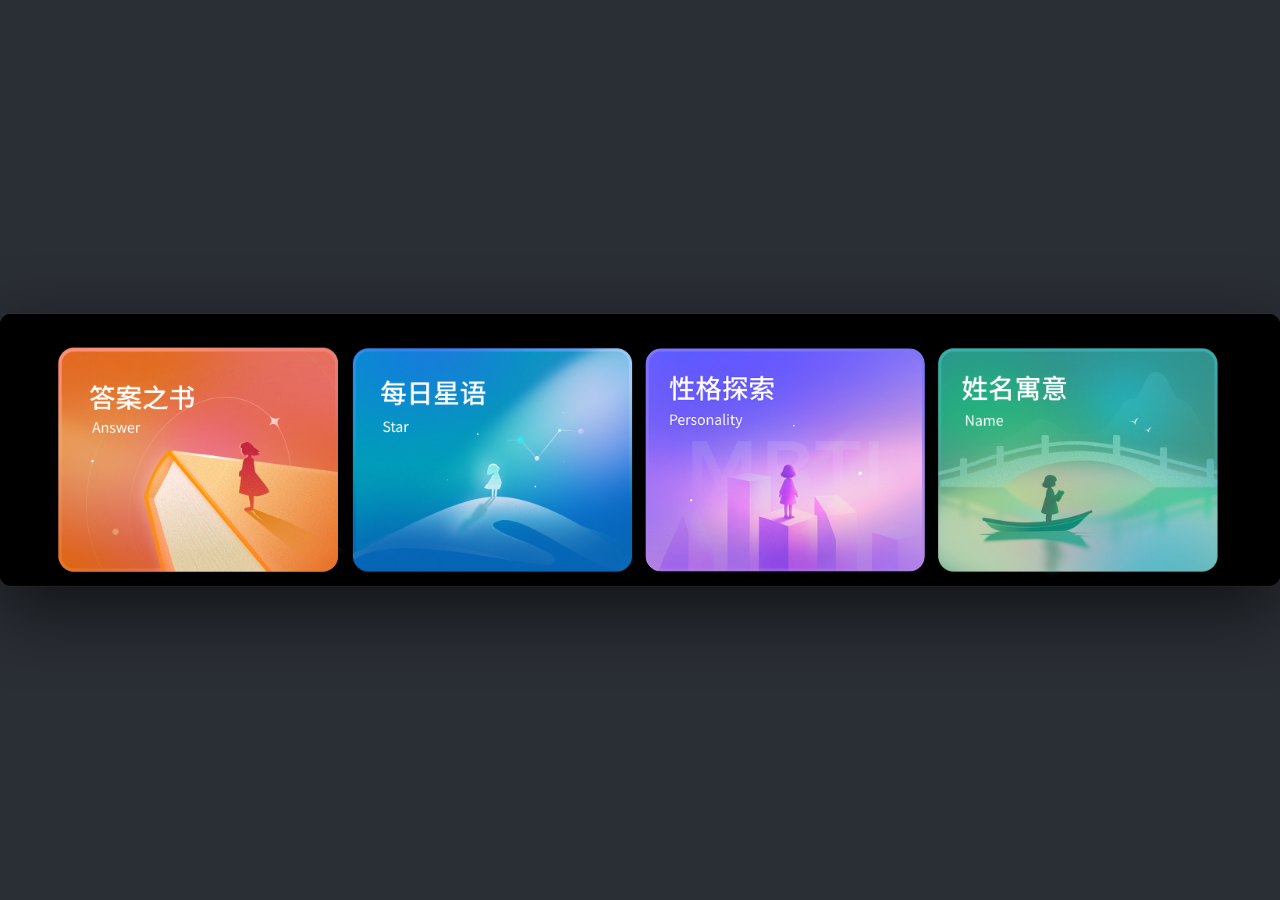
<file: v1/index.html>
<!doctype html>
<html lang="zh-CN">
<head>
<meta charset="utf-8">
<meta name="viewport" content="width=device-width,initial-scale=1,viewport-fit=cover">
<meta name="theme-color" content="#000">
<meta name="apple-mobile-web-app-capable" content="yes">
<meta name="apple-mobile-web-app-status-bar-style" content="black-translucent">
<title>心灵驿站 · 每日星语</title>
<link rel="preconnect" href="https://lf26-cdn-tos.bytecdntp.com">
<link href="https://lf26-cdn-tos.bytecdntp.com/cdn/expire-1-M/lxgw-wenkai-webfont/1.6.0/lxgwwenkai-regular.min.css" rel="stylesheet">
<link href="https://lf3-cdn-tos.bytecdntp.com/cdn/expire-1-M/lxgw-wenkai-webfont/1.6.0/lxgwwenkaitc-regular.min.css" rel="stylesheet">
<link rel="stylesheet" href="styles.css">
</head>
<body>
<div class="stage">
<div class="device" id="device">

  <!-- 全局氛围 canvas（仅 daily / overlay 等夜空场景显示） -->
  <canvas class="starfield" id="starfield" width="1640" height="348" aria-hidden="true"></canvas>

  <!-- ============== 1. 首页 home（整张 Figma 画布做背景，叠 4 个透明热区） ============== -->
  <section class="scene scene-home" data-scene="home">
    <img class="home-bg" src="daily-words/assets/illustrations/home-bg.png" alt="" draggable="false">
    <button type="button" class="hcard hcard-1" data-card="answer" aria-label="答案之书"></button>
    <img class="hcard-1-cover" src="answer-book/home-card-answer.png" alt="" draggable="false">
    <button type="button" class="hcard hcard-2" data-card="star" aria-label="每日星语"></button>
    <button type="button" class="hcard hcard-3" data-card="personality" aria-label="性格认知"></button>
    <img class="hcard-3-cover" src="personality/assets/home-card-personality.png" alt="" draggable="false">
    <button type="button" class="hcard hcard-4" data-card="naming" aria-label="姓名寓意"></button>
    <img class="hcard-4-cover" src="naming/assets/home-card-naming.png" alt="" draggable="false">
  </section>

  <!-- ============== 2. 未绑定 unbound（整张 Figma 画布做背景，叠 2 个透明热区） ============== -->
  <section class="scene scene-unbound" data-scene="unbound" hidden>
    <img class="unb-bg-img" src="daily-words/assets/illustrations/unbound-bg.png" alt="" draggable="false" loading="lazy">
    <button type="button" class="hot hot-back" data-go="home" aria-label="返回"></button>
    <button type="button" class="hot hot-cta" data-go="select" aria-label="去选择"></button>
  </section>

  <!-- ============== 2b. 已绑定提示 reminder（按 Figma 4092:70，整图 1:1，无动效） ============== -->
  <section class="scene scene-reminder" data-scene="reminder" hidden>
    <img class="rm-bg" src="daily-words/assets/illustrations/reminder-bg.png" alt="" draggable="false" loading="lazy">
    <!-- 3 个透明热区：左上返回 / 右上"我的收藏"胶囊 (1404,15 218×60) / 中部"去查看" CTA (980,201 340×77) -->
    <button type="button" class="hot hot-back" data-go="home" aria-label="返回"></button>
    <button type="button" class="hot hot-fav" data-go="collect" aria-label="我的收藏"></button>
    <button type="button" class="hot hot-cta" data-go="daily" aria-label="去查看"></button>
  </section>

  <!-- ============== 3. 星座选择 select（按 Figma 3912:495 + 4228:11；整张 PNG 1:1 还原） ============== -->
  <section class="scene scene-select" data-scene="select" hidden>
    <div class="sel-scroll" id="selectTrack">
      <img class="sel-bg" src="daily-words/assets/illustrations/select-bg.png" alt="" draggable="false" loading="lazy">
      <!-- 遮掉 Figma 整图里画死的右上对号（避免滚动时下方跟随出现一个对号） -->
      <span class="sel-bg-mask" aria-hidden="true"></span>
      <!-- 12 张选中态 chip：每个星座各自一张（从 Figma 3912:495 切出，含 #383b42 灰底覆盖默认图标） -->
      <img class="zhot-on" data-for="aries"       src="daily-words/assets/illustrations/chips/aries.png"       alt="" hidden style="left:131px;top:154px" loading="lazy">
      <img class="zhot-on" data-for="leo"         src="daily-words/assets/illustrations/chips/leo.png"         alt="" hidden style="left:629px;top:154px" loading="lazy">
      <img class="zhot-on" data-for="sagittarius" src="daily-words/assets/illustrations/chips/sagittarius.png" alt="" hidden style="left:1127px;top:154px" loading="lazy">
      <img class="zhot-on" data-for="taurus"      src="daily-words/assets/illustrations/chips/taurus.png"      alt="" hidden style="left:131px;top:322px" loading="lazy">
      <img class="zhot-on" data-for="virgo"       src="daily-words/assets/illustrations/chips/virgo.png"       alt="" hidden style="left:629px;top:322px" loading="lazy">
      <img class="zhot-on" data-for="capricorn"   src="daily-words/assets/illustrations/chips/capricorn.png"   alt="" hidden style="left:1127px;top:322px" loading="lazy">
      <img class="zhot-on" data-for="gemini"      src="daily-words/assets/illustrations/chips/gemini.png"      alt="" hidden style="left:131px;top:490px" loading="lazy">
      <img class="zhot-on" data-for="libra"       src="daily-words/assets/illustrations/chips/libra.png"       alt="" hidden style="left:629px;top:490px" loading="lazy">
      <img class="zhot-on" data-for="aquarius"    src="daily-words/assets/illustrations/chips/aquarius.png"    alt="" hidden style="left:1127px;top:490px" loading="lazy">
      <img class="zhot-on" data-for="cancer"      src="daily-words/assets/illustrations/chips/cancer.png"      alt="" hidden style="left:131px;top:658px" loading="lazy">
      <img class="zhot-on" data-for="scorpio"     src="daily-words/assets/illustrations/chips/scorpio.png"     alt="" hidden style="left:629px;top:658px" loading="lazy">
      <img class="zhot-on" data-for="pisces"      src="daily-words/assets/illustrations/chips/pisces.png"      alt="" hidden style="left:1127px;top:658px" loading="lazy">
      <!-- 12 个透明热区（按卡片整体 482×90 给点击区） -->
      <button type="button" class="zhot" style="left:80px;top:138px"   data-zo="aries"      aria-label="白羊座"></button>
      <button type="button" class="zhot" style="left:578px;top:138px"  data-zo="leo"        aria-label="狮子座"></button>
      <button type="button" class="zhot" style="left:1076px;top:138px" data-zo="sagittarius" aria-label="射手座"></button>
      <button type="button" class="zhot" style="left:80px;top:306px"   data-zo="taurus"     aria-label="金牛座"></button>
      <button type="button" class="zhot" style="left:578px;top:306px"  data-zo="virgo"      aria-label="处女座"></button>
      <button type="button" class="zhot" style="left:1076px;top:306px" data-zo="capricorn"  aria-label="摩羯座"></button>
      <button type="button" class="zhot" style="left:80px;top:474px"   data-zo="gemini"     aria-label="双子座"></button>
      <button type="button" class="zhot" style="left:578px;top:474px"  data-zo="libra"      aria-label="天秤座"></button>
      <button type="button" class="zhot" style="left:1076px;top:474px" data-zo="aquarius"   aria-label="水瓶座"></button>
      <button type="button" class="zhot" style="left:80px;top:642px"   data-zo="cancer"     aria-label="巨蟹座"></button>
      <button type="button" class="zhot" style="left:578px;top:642px"  data-zo="scorpio"    aria-label="天蝎座"></button>
      <button type="button" class="zhot" style="left:1076px;top:642px" data-zo="pisces"     aria-label="双鱼座"></button>
    </div>
    <header class="sel-topbar">
      <button type="button" class="sel-back" aria-label="返回" data-go="back">
        <svg viewBox="0 0 12 22" width="10" height="18"><path d="M11 1 L1 11 L11 21" fill="none" stroke="currentColor" stroke-width="2.5" stroke-linecap="round" stroke-linejoin="round"/></svg>
      </button>
      <button type="button" class="sel-confirm" id="selConfirm" aria-label="确定" disabled>
        <img src="daily-words/assets/illustrations/check.png" alt="" draggable="false">
      </button>
    </header>
    <span class="sel-scroll-hint" aria-hidden="true">↓ 下滑查看更多</span>
  </section>

  <!-- ============== 4. loading ============== -->
  <section class="scene scene-loading" data-scene="loading" hidden>
    <header class="topbar topbar-dark">
      <span class="back-btn back-btn-quiet" aria-hidden="true">
        <svg viewBox="0 0 12 22" width="10" height="18"><path d="M11 1 L1 11 L11 21" fill="none" stroke="currentColor" stroke-width="2.5" stroke-linecap="round" stroke-linejoin="round"/></svg>
      </span>
      <h1 class="topbar-title">每日星语</h1>
    </header>

    <div class="ld-illu" aria-hidden="true">
      <img class="ld-egg" src="daily-words/assets/illustrations/egg-loading.png" alt="" loading="lazy">
      <span class="ld-orbit ld-orbit-1"></span>
      <span class="ld-orbit ld-orbit-2"></span>
      <span class="ld-orbit ld-orbit-3"></span>
      <span class="ld-twinkle ld-tw-1"></span>
      <span class="ld-twinkle ld-tw-2"></span>
      <span class="ld-twinkle ld-tw-3"></span>
    </div>

    <div class="ld-bar"><div class="ld-bar-fill" id="loadFill"></div></div>
    <p class="ld-hint">正在加载中，请稍候...</p>
  </section>

  <!-- ============== 6. 每日星语主页 daily（按 Figma 4238:150 狮子 / 4238:410 金牛，整图 1:1，无动效） ============== -->
  <section class="scene scene-daily" data-scene="daily" hidden>
    <div class="daily-scroll" id="dailyScroll">
      <img class="daily-bg" id="dailyBg" src="daily-words/assets/illustrations/daily-leo-bg.png" alt="" draggable="false" loading="lazy">

      <!-- 顶部 2 个透明热区：左上返回 → reminder / 右上"星座名"胶囊 Group 156 → select -->
      <button type="button" class="daily-hot daily-hot-back" id="dailyBack" data-go="reminder" aria-label="返回"></button>
      <button type="button" class="daily-hot daily-hot-zo"   data-go="select" aria-label="切换星座"></button>

      <!-- 底部一个收藏按钮（按 Figma Group 228 / Group 229 切换 src） -->
      <button type="button" class="daily-fav" id="favBtn" aria-label="收藏" aria-pressed="false">
        <img id="favBtnImg" src="daily-words/assets/illustrations/fav-off.png" alt="" draggable="false" loading="lazy">
      </button>
    </div>
    <span class="scroll-hint" id="scrollHint">↓ 下滑查看星愿 Buff</span>
  </section>

  <!-- ============== 7. 我的收藏 collect（Figma 3944:479 1:1，DOM 渲染按实际数量） ============== -->
  <section class="scene scene-collect" data-scene="collect" hidden>
    <!-- 顶栏：Group 152 返回 (0,1 80×68) + "我的收藏"标题 (80,12) -->
    <button type="button" class="cl-back" data-go="reminder" aria-label="返回">
      <img src="daily-words/assets/illustrations/cl-back.svg" alt="" draggable="false">
    </button>
    <h1 class="cl-title">我的收藏</h1>
    <!-- 删除按钮：image 4 (1578,281 46×47) -->
    <button type="button" class="cl-trash" id="trashBtn" aria-label="批量删除">
      <img src="daily-words/assets/illustrations/cl-trash.png" alt="" draggable="false">
    </button>

    <!-- 卡片容器：DOM 渲染按实际 state.collect 长度展示 -->
    <div class="cl-cards" id="colList"><!-- JS 渲染 --></div>

    <!-- 空状态 -->
    <div class="col-empty" id="colEmpty" hidden>
      <img src="daily-words/assets/illustrations/empty-egg.png" alt="" aria-hidden="true">
      <p>还没有收藏的内容</p>
    </div>
  </section>

  <!-- ============== 8. 删除确认 overlay ============== -->
  <section class="scene scene-confirm" data-scene="confirm" hidden>
    <div class="conf-mask"></div>
    <h2 class="conf-text">确定要删除这<span id="confCount">三</span>条星语吗？</h2>
    <div class="conf-btns">
      <button type="button" class="cta-ghost" data-conf="cancel">取消</button>
      <button type="button" class="cta-primary" data-conf="ok">确认</button>
    </div>
  </section>

  <!-- ============== 9. 答案之书 answer（集成 v1/answer-book 子项目，1640×348 同尺寸 iframe） ============== -->
  <section class="scene scene-answer" data-scene="answer" hidden>
    <iframe class="ans-frame" id="ansFrame" title="答案之书" src="about:blank" frameborder="0"></iframe>
    <button type="button" class="ans-back" data-go="home" aria-label="返回首页">
      <svg viewBox="0 0 12 22" width="10" height="18"><path d="M11 1 L1 11 L11 21" fill="none" stroke="currentColor" stroke-width="2.5" stroke-linecap="round" stroke-linejoin="round"/></svg>
    </button>
  </section>

  <!-- ============== 10. 性格认知 personality（集成 v1/personality 子项目，1640×348 同尺寸 iframe） ============== -->
  <section class="scene scene-personality" data-scene="personality" hidden>
    <iframe class="per-frame" id="perFrame" title="性格认知" src="about:blank" frameborder="0"></iframe>
  </section>

  <!-- ============== 11. 姓名寓意 naming（集成 v1/naming 子项目，1640×348 同尺寸 iframe） ============== -->
  <section class="scene scene-naming" data-scene="naming" hidden>
    <iframe class="nam-frame" id="namFrame" title="姓名寓意" src="about:blank" frameborder="0"></iframe>
  </section>

  <!-- 顶部 toast -->
  <div class="toast" id="toast" aria-live="polite"></div>

</div><!-- /device -->
</div><!-- /stage -->

<!-- inline svg sprite (12 zodiac) -->
<svg width="0" height="0" style="position:absolute;visibility:hidden" aria-hidden="true">
  <defs>
    <symbol id="sym-aries" viewBox="0 0 64 64"><path d="M16 18 Q22 8 32 16 Q42 8 48 18 M32 16 V52" fill="none" stroke="currentColor" stroke-width="3.5" stroke-linecap="round"/></symbol>
    <symbol id="sym-taurus" viewBox="0 0 64 64"><circle cx="32" cy="40" r="11" fill="none" stroke="currentColor" stroke-width="3.5"/><path d="M14 22 Q22 14 32 22 Q42 14 50 22" fill="none" stroke="currentColor" stroke-width="3.5" stroke-linecap="round"/></symbol>
    <symbol id="sym-gemini" viewBox="0 0 64 64"><path d="M18 12 V52 M46 12 V52 M14 16 H50 M14 48 H50" fill="none" stroke="currentColor" stroke-width="3.5" stroke-linecap="round"/></symbol>
    <symbol id="sym-cancer" viewBox="0 0 64 64"><circle cx="20" cy="22" r="6" fill="currentColor"/><circle cx="44" cy="42" r="6" fill="currentColor"/><path d="M14 24 Q32 14 50 24 M14 40 Q32 50 50 40" fill="none" stroke="currentColor" stroke-width="3.5" stroke-linecap="round"/></symbol>
    <symbol id="sym-leo" viewBox="0 0 64 64"><circle cx="26" cy="22" r="9" fill="none" stroke="currentColor" stroke-width="3.5"/><path d="M26 31 Q24 44 36 50 Q50 50 50 38" fill="none" stroke="currentColor" stroke-width="3.5" stroke-linecap="round"/></symbol>
    <symbol id="sym-virgo" viewBox="0 0 64 64"><path d="M14 18 V46 M14 18 Q22 14 26 22 V46 M26 22 Q34 14 38 22 V46 Q38 54 48 50 Q44 42 38 46" fill="none" stroke="currentColor" stroke-width="3.5" stroke-linecap="round"/></symbol>
    <symbol id="sym-libra" viewBox="0 0 64 64"><path d="M10 50 H54 M10 42 H54 M22 42 Q22 24 32 24 Q42 24 42 42" fill="none" stroke="currentColor" stroke-width="3.5" stroke-linecap="round"/></symbol>
    <symbol id="sym-scorpio" viewBox="0 0 64 64"><path d="M10 22 V46 Q10 52 18 52 Q26 52 26 46 V22 Q26 16 32 16 Q38 16 38 22 V46 Q38 52 46 50 L52 56" fill="none" stroke="currentColor" stroke-width="3.5" stroke-linecap="round"/></symbol>
    <symbol id="sym-sagittarius" viewBox="0 0 64 64"><path d="M14 50 L50 14 M40 14 H50 V24 M30 28 L36 34" fill="none" stroke="currentColor" stroke-width="3.5" stroke-linecap="round" stroke-linejoin="round"/></symbol>
    <symbol id="sym-capricorn" viewBox="0 0 64 64"><path d="M10 22 Q14 14 22 18 V46 Q22 52 30 50 Q38 46 38 36 Q38 26 46 26 Q56 26 50 38 Q44 50 38 44" fill="none" stroke="currentColor" stroke-width="3.5" stroke-linecap="round"/></symbol>
    <symbol id="sym-aquarius" viewBox="0 0 64 64"><path d="M10 24 L18 18 L26 24 L34 18 L42 24 L50 18 L54 24 M10 40 L18 34 L26 40 L34 34 L42 40 L50 34 L54 40" fill="none" stroke="currentColor" stroke-width="3.5" stroke-linecap="round" stroke-linejoin="round"/></symbol>
    <symbol id="sym-pisces" viewBox="0 0 64 64"><path d="M14 14 Q22 32 14 50 M50 14 Q42 32 50 50 M14 32 H50" fill="none" stroke="currentColor" stroke-width="3.5" stroke-linecap="round"/></symbol>
  </defs>
</svg>

<script src="app.js"></script>
</body>
</html>
</file>
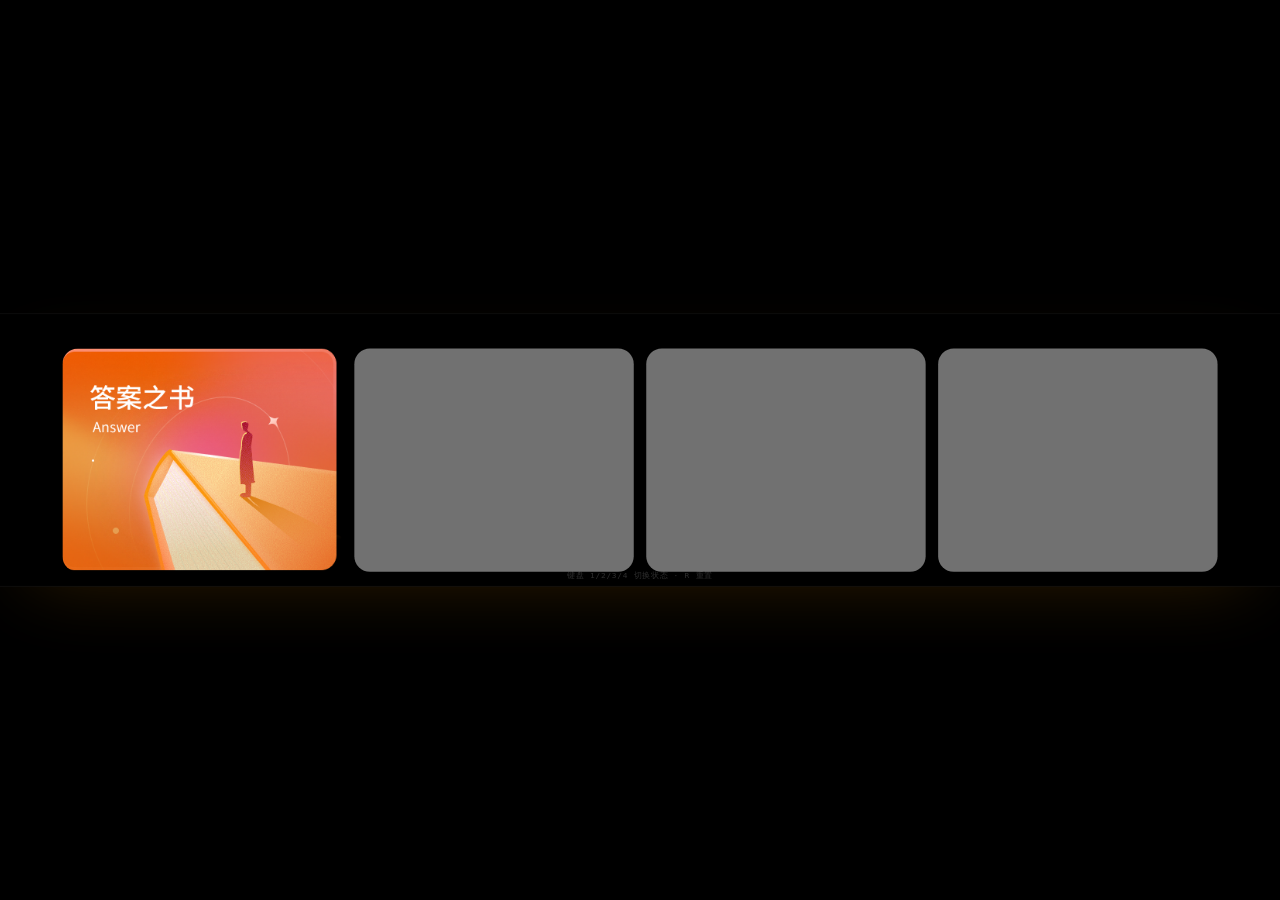
<file: v1/answer-book/index.html>
<!DOCTYPE html>
<html lang="zh-CN">
<head>
  <meta charset="UTF-8" />
  <meta name="viewport" content="width=device-width, initial-scale=1, user-scalable=no, viewport-fit=cover" />
  <title>答案之书 · 心灵驿站</title>
  <link rel="preconnect" href="https://fonts.googleapis.com" />
  <link rel="preconnect" href="https://fonts.gstatic.com" crossorigin />
  <link href="https://fonts.googleapis.com/css2?family=Noto+Sans+SC:wght@400;500;700&family=Cormorant+Garamond:ital,wght@1,400;1,500&display=swap" rel="stylesheet" />
  <link rel="stylesheet" href="style.css" />
</head>
<body data-state="question">
<script>
// 默认 data-state="question" 避免 menu 闪现；如果没有 skip-menu 参数，IIFE 启动时会切回 menu
(function(){
  if (new URLSearchParams(location.search).get('skip-menu') !== '1') {
    document.body.dataset.state = 'menu';
  }
})();
</script>
  <div class="fit">
    <div class="stage">

      <!-- ========== 共享环境层（S2 / S3 / S4 可见） ========== -->
      <div class="env" aria-hidden="true">
        <div class="env__gradient"></div>
        <img class="env__stars env__stars--a" src="assets/bg-stars.png" alt="" />
        <img class="env__stars env__stars--b" src="assets/bg-stars.png" alt="" />
        <img class="env__glow env__glow--1" src="assets/ellipse-glow-1.svg" alt="" />
        <img class="env__glow env__glow--2" src="assets/ellipse-glow-2.svg" alt="" />
      </div>

      <!-- ========== S1 入口菜单 ========== -->
      <section id="screen-menu" class="screen screen--menu">
        <button class="card card--primary" type="button" data-action="enter">
          <img class="card__bg" src="assets/menu-card-primary.png" alt="答案之书" draggable="false" />
        </button>
        <div class="card card--ghost"></div>
        <div class="card card--ghost"></div>
        <div class="card card--ghost"></div>
      </section>

      <!-- ========== S2 提问页 ========== -->
      <section id="screen-question" class="screen screen--question" aria-hidden="true">
        <div class="books books--closed">
          <!-- Figma 图层顺序（从底到顶，按 Rectangle ID）：
               49 → 51 → 47 → 55(side-back) → 52(small-back) → 50(small-front)
               → 56(small-back-overlay) → 54(border, 用户调到 57 下方)
               → 57(small-front-overlay) → 48(side-front, 用户调到最前) -->
          <img class="book book--stack-1"    src="assets/book-stack-1.svg" alt="" />
          <img class="book book--stack-2"    src="assets/book-stack-2.svg" alt="" />
          <img class="book book--cover"      src="assets/book-cover.svg" alt="" />
          <img class="book book--side-back"  src="assets/book-side-back.svg" alt="" />
          <img class="book book--small-back" src="assets/book-small-back.svg" alt="" />
          <img class="book book--small-front" src="assets/book-small-front.svg" alt="" />
          <img class="book book--small-back-overlay" src="assets/book-small-back-overlay.svg" alt="" />
          <div class="book__border" aria-hidden="true"></div>
          <img class="book book--small-front-overlay" src="assets/book-small-front.svg" alt="" />
          <img class="book book--side-front"  src="assets/book-side-front.svg" alt="" />
        </div>

        <div class="title-glow" aria-hidden="true"></div>
        <img class="title-img" src="assets/answer-book-title.svg" alt="答案之书" />
        <span class="title-spark title-spark--1" aria-hidden="true"></span>
        <span class="title-spark title-spark--2" aria-hidden="true"></span>
        <span class="title-spark title-spark--3" aria-hidden="true"></span>
        <img class="title-star" src="assets/star-tiny.svg" alt="" />
        <img class="dot-glow dot-glow--q" src="assets/dot-glow.svg" alt="" />

        <ul class="hints" aria-hidden="true">
          <li class="hint hint--1">这一年的努力是否值得</li>
          <li class="hint hint--2">这次能考好吗</li>
          <li class="hint hint--3">会是一场美妙的旅行吗？</li>
        </ul>

        <img class="float-star float-star--lg" src="assets/star-large.svg" alt="" />
        <img class="float-star float-star--md" src="assets/star-medium.svg" alt="" />

        <div class="prompt">
          <p class="prompt__text">心中默念你的问题</p>
          <button class="cta" type="button" data-action="find-answer">
            <span class="cta__halo" aria-hidden="true"></span>
            <span class="cta__star cta__star--l" aria-hidden="true"></span>
            <span class="cta__star cta__star--r" aria-hidden="true"></span>
            <span class="cta__label">寻找答案</span>
          </button>
        </div>
      </section>

      <!-- ========== S3 答案 / S4 次数耗尽（共用） ========== -->
      <section id="screen-answer" class="screen screen--answer" aria-hidden="true">
        <div class="books books--open">
          <!-- 图层（从底到顶）：stack-1 → stack-2 → robot(被 cover 盖底) → cover → content-frame
               → side-back(55) → small-back → small-front → side-front(48 最前) -->
          <img class="book book--stack-1"    src="assets/book-stack-1.svg" alt="" />
          <img class="book book--stack-2"    src="assets/book-stack-2.svg" alt="" />
          <img class="robot" src="assets/robot.png" alt="" />
          <img class="book book--cover"      src="assets/book-cover.svg" alt="" />
          <img class="book book--content-frame" src="assets/content-frame.svg" alt="" />
          <img class="book book--side-back"  src="assets/book-side-back.svg" alt="" />
          <img class="book book--small-back" src="assets/book-small-back.svg" alt="" />
          <img class="book book--small-front" src="assets/book-small-front.svg" alt="" />
          <img class="book book--side-front" src="assets/book-side-front.svg" alt="" />
        </div>

        <div class="answer">
          <h2 class="answer__title" id="answerTitle">不要犹豫</h2>
          <p class="answer__sub" id="answerSub">Do not worry</p>
        </div>

        <img class="float-star float-star--lg float-star--lg-a" src="assets/star-large.svg" alt="" />
        <img class="float-star float-star--md float-star--md-a" src="assets/star-medium.svg" alt="" />
        <img class="float-star float-star--m2" src="assets/star-medium-2.svg" alt="" />
        <img class="dot-glow dot-glow--a" src="assets/dot-glow.svg" alt="" />

        <div class="prompt prompt--answer">
          <p class="prompt__text depleted-only">今天的魔法已经用完啦<br />明天再来和宇宙对话吧</p>
          <button class="cta cta--again" type="button" data-action="ask-again">
            <span class="cta__halo" aria-hidden="true"></span>
            <span class="cta__star cta__star--l" aria-hidden="true"></span>
            <span class="cta__star cta__star--r" aria-hidden="true"></span>
            <span class="cta__label" id="ctaLabel">再问一次</span>
          </button>
        </div>

        <button class="close" type="button" data-action="close" aria-label="关闭">
          <img src="assets/close-x.png" alt="" />
        </button>
      </section>

      <!-- ========== S2→S3 过场动画层（沙子被风吹走 + 答案浮现） ========== -->
      <div class="fx" id="fx" aria-hidden="true">
        <div class="fx__wind"></div>
        <div class="fx__sand-layer"></div>
      </div>

      <!-- 调试提示 -->
      <p class="debug-hint" aria-hidden="true">
        <span>键盘 1/2/3/4 切换状态 · R 重置</span>
      </p>
    </div>
  </div>

  <script src="script.js"></script>
</body>
</html>
</file>
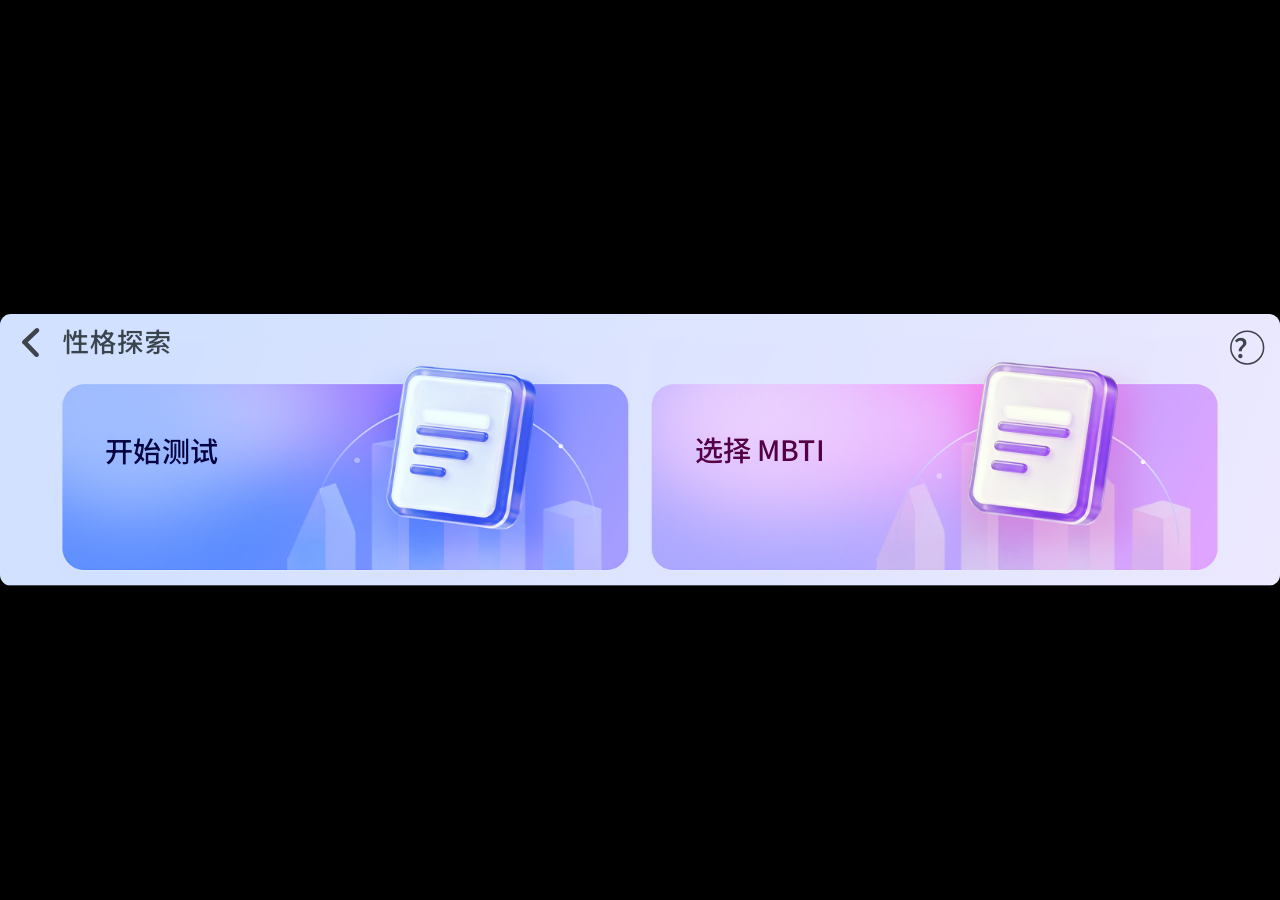
<file: v1/personality/index.html>
<!doctype html>
<html lang="zh-CN">
<head>
<meta charset="utf-8">
<meta name="viewport" content="width=device-width,initial-scale=1,viewport-fit=cover">
<meta name="theme-color" content="#d1e1ff">
<title>心灵驿站 · 性格认知</title>
<link rel="preconnect" href="https://fonts.googleapis.com">
<link rel="preconnect" href="https://fonts.gstatic.com" crossorigin>
<link href="https://fonts.googleapis.com/css2?family=Noto+Sans+SC:wght@400;500;700;900&family=ZCOOL+XiaoWei&family=Saira+Stencil+One&family=Passion+One:wght@400;700;900&display=swap" rel="stylesheet">
<link rel="stylesheet" href="style.css">
</head>
<body data-state="menu">
<div class="stage">
<div class="device" id="device">

  <!-- ============== menu 入口页(对齐 Figma 4350:1744) ============== -->
  <section class="scene scene-menu" data-scene="menu">
    <button type="button" class="m-back" id="menuBack" aria-label="返回">
      <img src="assets/menu/back.svg" alt="" draggable="false">
    </button>
    <h1 class="m-title">性格探索</h1>
    <button type="button" class="m-help" id="menuHelp" aria-label="帮助"><span>？</span></button>

    <div class="mp-cards">
      <button type="button" class="mp-card mp-card-test" id="ctaStart">
        <img class="mp-card-bg" src="assets/menu/card-test-with-illo.png" alt="" draggable="false">
        <span class="mp-card-text">开始测试</span>
      </button>
      <button type="button" class="mp-card mp-card-pick" id="ctaPick">
        <img class="mp-card-bg" src="assets/menu/card-pick-with-illo.png" alt="" draggable="false">
        <span class="mp-card-text">选择 MBTI</span>
      </button>
    </div>
  </section>

  <!-- ============== profile 录档(对齐 Figma 4364:2274 Enter Archives_1 / 4666:3222 Enter Archives_2) ============== -->
  <section class="scene scene-profile" data-scene="profile" hidden>
    <button type="button" class="pf-back" id="profileBack" aria-label="返回">
      <img src="assets/menu/back.svg" alt="" draggable="false">
    </button>
    <h1 class="pf-title-top">录入档案</h1>
    <button type="button" class="pf-next" id="pfNext" disabled>下一步</button>

    <div class="pf-panel" aria-hidden="true"></div>
    <h2 class="pf-panel-title">先完善档案哦～</h2>

    <div class="pf-row pf-row-name" id="pfNameRow">
      <span class="pf-row-label">姓名</span>
      <input type="text" class="pf-input" id="pfName" placeholder="请输入昵称（1-6个字）" maxlength="6" autocomplete="off" spellcheck="false">
      <span class="pf-cursor" aria-hidden="true"></span>
    </div>

    <button type="button" class="pf-row pf-row-relation" id="pfRelation">
      <span class="pf-row-label">关系</span>
      <span class="pf-row-value" id="pfRelationVal">未选择</span>
      <svg class="pf-row-arrow" viewBox="0 0 12.7073 26.0001" width="9" height="22" aria-hidden="true"><path d="M2 2L10.4593 11.6498C10.7737 12.0084 10.7911 12.5392 10.5008 12.9176L2 24" fill="none" stroke="#7d7d7d" stroke-width="4" stroke-linecap="round"/></svg>
    </button>

    <!-- 关系选择弹层 — Figma 4531:541 modal_guanxi_2(默认未选态) / 4365:2324 modal_guanxi_1(已选态示意) -->
    <div class="profile-modal" id="profileModal" hidden>
      <div class="pm-mask"></div>
      <div class="pm-sheet"></div>
      <span class="pm-bar" aria-hidden="true"></span>
      <h2 class="pm-title">选择关系标签</h2>
      <button type="button" class="pm-confirm" id="pmConfirm">确定</button>
      <div class="pm-chips" id="pmChips">
        <button type="button" class="pm-chip pm-chip-self" data-rel="自己">
          <img class="pm-chip-icon pm-chip-icon-off" src="assets/rel-self.svg" alt="">
          <img class="pm-chip-icon pm-chip-icon-on"  src="assets/rel-self-on.svg" alt="">
          <span class="pm-chip-text">自己</span>
        </button>
        <button type="button" class="pm-chip pm-chip-friend" data-rel="好友">
          <img class="pm-chip-icon pm-chip-icon-off" src="assets/rel-friend.svg" alt="">
          <img class="pm-chip-icon pm-chip-icon-on"  src="assets/rel-friend-on.svg" alt="">
          <span class="pm-chip-text">好友</span>
        </button>
        <button type="button" class="pm-chip pm-chip-classmate" data-rel="同学">
          <img class="pm-chip-icon pm-chip-icon-off" src="assets/rel-classmate.svg" alt="">
          <img class="pm-chip-icon pm-chip-icon-on"  src="assets/rel-classmate-on.svg" alt="">
          <span class="pm-chip-text">同学</span>
        </button>
        <button type="button" class="pm-chip pm-chip-family" data-rel="家人">
          <img class="pm-chip-icon pm-chip-icon-off" src="assets/rel-family.svg" alt="">
          <img class="pm-chip-icon pm-chip-icon-on"  src="assets/rel-family-on.svg" alt="">
          <span class="pm-chip-text">家人</span>
        </button>
        <button type="button" class="pm-chip pm-chip-teacher" data-rel="老师">
          <img class="pm-chip-icon pm-chip-icon-off" src="assets/rel-teacher.svg" alt="">
          <img class="pm-chip-icon pm-chip-icon-on"  src="assets/rel-teacher-on.svg" alt="">
          <span class="pm-chip-text">老师</span>
        </button>
        <button type="button" class="pm-chip pm-chip-other" data-rel="其他">
          <img class="pm-chip-icon pm-chip-icon-off" src="assets/rel-other.svg" alt="">
          <img class="pm-chip-icon pm-chip-icon-on"  src="assets/rel-other-on.svg" alt="">
          <span class="pm-chip-text">其他</span>
        </button>
      </div>
    </div>
  </section>

  <!-- ============== quiz 测试流程(对齐 Figma 4364:2157 / 4666:3304) ============== -->
  <section class="scene scene-quiz" data-scene="quiz" hidden>
    <header class="q-top">
      <button type="button" class="q-back" id="quizBack" aria-label="返回">
        <svg viewBox="0 0 12 22" width="10" height="18"><path d="M11 1 L1 11 L11 21" fill="none" stroke="currentColor" stroke-width="2.5" stroke-linecap="round" stroke-linejoin="round"/></svg>
      </button>
      <span class="q-num"><b id="qIdx">1</b><span id="qTotal">/28</span></span>
    </header>

    <h2 class="q-stem" id="qStem">…</h2>

    <div class="q-opts">
      <button type="button" class="q-opt q-opt-a" id="qOptA">
        <span class="q-opt-text" id="qOptATxt">…</span>
      </button>
      <button type="button" class="q-opt q-opt-b" id="qOptB">
        <span class="q-opt-text" id="qOptBTxt">…</span>
      </button>
    </div>

    <button type="button" class="q-prev" id="qPrev">‹ 上一题</button>
    <button type="button" class="q-next" id="qNext">下一题 ›</button>

    <div class="q-bar"><div class="q-bar-fill" id="qBarFill"></div></div>

    <!-- 退出确认弹层 -->
    <div class="quiz-exit" id="quizExit" hidden>
      <p class="qe-title">退出后测试进度将被清空<br>确定要退出测试吗？</p>
      <div class="qe-actions">
        <button type="button" class="qe-btn qe-btn-cancel" id="qeCancel">确定退出</button>
        <button type="button" class="qe-btn qe-btn-confirm" id="qeConfirm">继续测试</button>
      </div>
    </div>
  </section>

  <!-- ============== result 人格主页(单屏纵向滚动 · 像素级对齐 Figma 4654:807 1640×1954) ============== -->
  <section class="scene scene-result" data-scene="result" hidden>
    <div class="r-page" id="rPage">
      <div class="r-page-inner" id="rPageInner"><!-- 由 JS 注入完整长版内容 --></div>
    </div>
    <div class="r-scroll-tip" id="rScrollTip" aria-hidden="true">
      <span class="r-scroll-arrow">⌄</span>
    </div>

    <!-- 轴 pole 解读弹层 — Figma Detail Page-i/e/n/s/t/f/j/p -->
    <div class="pd-modal" id="poleDetailModal" hidden>
      <div class="pd-mask"></div>
      <div class="pd-sheet">
        <h3 class="pd-letter"></h3>
        <span class="pd-en"></span>
        <p class="pd-sub"></p>
        <p class="pd-desc"></p>
        <button type="button" class="pd-confirm" id="pdConfirm">我知道了</button>
      </div>
    </div>
  </section>

  <!-- ============== pick 选择 MBTI(对齐 Figma 4377:3245 默认 / 4377:3041 选中态) ============== -->
  <section class="scene scene-pick" data-scene="pick" hidden>
    <div class="pp-page" id="pickPage">
      <div class="pp-page-inner">
        <button type="button" class="pp-back" id="pickBack" aria-label="返回">
          <img src="assets/menu/back.svg" alt="" draggable="false">
        </button>
        <h1 class="pp-title">选择人格类型</h1>
        <button type="button" class="pp-confirm-btn" id="pickConfirm" aria-label="确定">
          <img src="assets/pick/confirm.png" alt="" draggable="false">
        </button>
        <div class="pp-grid" id="pickGrid"></div>
      </div>
    </div>
    <div class="pp-scroll-tip" id="pickScrollTip" aria-hidden="true">
      <span class="pp-scroll-arrow">⌄</span>
    </div>
  </section>

  <!-- ============== archive 档案切换 / 删除档案(对齐 Figma 4381:3733 切换 / 4741:463 删除 / 4741:519 删除确认) ============== -->
  <section class="scene scene-archive" data-scene="archive" hidden>
    <button type="button" class="ar-back" id="archiveBack" aria-label="返回">
      <img src="assets/menu/back.svg" alt="" draggable="false">
    </button>
    <h1 class="ar-title" id="archiveTitle">档案</h1>
    <button type="button" class="ar-confirm-btn" id="archiveConfirm" aria-label="确定">
      <img src="assets/pick/confirm.png" alt="" draggable="false">
    </button>
    <div class="ar-list" id="archiveList"></div>
    <button type="button" class="ar-trash" id="archiveTrash" aria-label="删除">
      <img src="assets/archive/trash.svg" alt="" draggable="false">
    </button>

    <!-- 删除确认弹层 — Figma 4741:519 rgba(0,0,0,0.8) 全屏遮罩 -->
    <div class="ar-del-confirm" id="archiveDelConfirm" hidden>
      <div class="adc-mask"></div>
      <p class="adc-title" id="adcTitle">确定删除两条档案吗？</p>
      <button type="button" class="adc-btn adc-btn-cancel" id="adcCancel">取消</button>
      <button type="button" class="adc-btn adc-btn-ok" id="adcOk">确定</button>
    </div>
  </section>

  <!-- ============== mbti-knowledge 关于 MBTI(对齐 Figma 4666:3438) ============== -->
  <section class="scene scene-knowledge" data-scene="knowledge" hidden>
    <div class="kn-page">
    <button type="button" class="kn-back" id="knowledgeBack" aria-label="返回">
      <img src="assets/menu/back.svg" alt="" draggable="false">
    </button>
    <h1 class="kn-title">关于MBTI</h1>
    <div class="kn-card">
      <p class="kn-p kn-intro">MBTI（Myers-Briggs Type Indicator，迈尔斯 - 布里格斯类型指标）是当下应用广泛的人格认知工具，由凯瑟琳・库克・布里格斯与女儿伊莎贝尔・布里格斯・迈尔斯，基于荣格心理类型理论研发而成。</p>
      <p class="kn-p kn-lead">它将人格划分为四大核心维度：</p>
      <ul class="kn-dims">
        <li class="kn-dim"><b>E/I</b> 外倾 / 内倾：代表心理能量的来源，外倾型从外界互动获取能量，内倾型从独处与内心沉淀恢复能量；</li>
        <li class="kn-dim"><b>S/N</b> 感觉 / 直觉：代表认知偏好，感觉型关注现实细节与客观事实，直觉型看重联想灵感与未来可能；</li>
        <li class="kn-dim"><b>T/F</b> 思考 / 情感：代表决策倾向，思考型优先依据客观逻辑判断，情感型优先遵从内心感受与价值取向；</li>
        <li class="kn-dim"><b>J/P</b> 判断 / 感知：代表生活处事风格，判断型偏爱规划秩序，感知型习惯灵活随性。</li>
      </ul>
      <p class="kn-p kn-outro">四个维度自由组合，共形成 16 种人格类型，例如 INTJ（建筑师）、ENFP（活动家）、ISTJ（物流师）等。每种人格都拥有独特的思维特点、天生优势与成长方向。</p>
    </div>
    </div>
  </section>

  <!-- toast -->
  <div class="toast" id="toast" aria-live="polite"></div>

</div><!-- /device -->
</div><!-- /stage -->

<script src="script.js"></script>
</body>
</html>
</file>
<file: v1/styles.css>
/* ============================================================
   心灵驿站 · 每日星语 — 长条屏 1640×348
   ============================================================ */

:root{
  --score-0:#ff7474;
  --score-20:#ffa946;
  --score-40:#53cf00;
  --score-60:#5577ff;
  --score-80:#ab64fb;

  --bg-night:#000;
  --bg-day-top:#ceebff;
  --bg-day-mid:#e3ecf5;
  --bg-day-end:#fff;

  --card-dark:#23272e;
  --card-on:#383b42;
  --card-on-border:#464953;

  --text-mute:#7b8396;
  --text-strong:#cfd6e2;
  --text-headline:#3a444d;
  --text-on-light-strong:rgba(0,0,0,.8);
  --text-on-light-body:rgba(0,0,0,.6);

  --cta-grad:linear-gradient(90deg,#00dca9 0%,#087df2 100%);
  --cta-grad-hard:linear-gradient(90deg,#03d6a5 0%,#2391ff 100%);
  --aurora-grad:linear-gradient(247deg,#1259ff 16%,#009eb9 57%);

  --font-cn:"Noto Sans SC","PingFang SC","Microsoft YaHei",system-ui,sans-serif;
  --font-display:"ZCOOL XiaoWei","Noto Serif SC","Noto Sans SC",serif;

  --t-fast:160ms cubic-bezier(.2,.7,.3,1);
  --t-mid:240ms cubic-bezier(.2,.7,.3,1);
  --t-slow:380ms cubic-bezier(.2,.7,.3,1);
}

*,*::before,*::after{box-sizing:border-box;margin:0;padding:0}
[hidden]{display:none !important}
html,body{
  height:100%;
  overflow:hidden;
  font-family:var(--font-cn);
  background:#0a0d12;
  color:#fff;
  -webkit-font-smoothing:antialiased;
  text-rendering:geometricPrecision;
}
button{font:inherit;color:inherit;background:none;border:0;cursor:pointer}
img{display:block;user-select:none;-webkit-user-drag:none}

/* ===== 舞台容器：自适应缩放 ===== */
.stage{
  width:100vw;height:100vh;
  width:100dvw;height:100dvh;
  display:flex;align-items:center;justify-content:center;
  background:#2a2e35;
  overflow:hidden;
}
.device{
  position:relative;
  width:1640px;height:348px;
  background:#000;
  overflow:hidden;
  border-radius:14px;
  box-shadow:
    0 30px 90px rgba(0,0,0,.6),
    0 0 0 1px rgba(255,255,255,.04),
    inset 0 0 0 1px rgba(255,255,255,.02);
  transform-origin:top left;
  --device-scale:1;
  /* 缩放后真实占位 = 1640*scale × 348*scale，让 flex 居中能算对位置 */
  transform:scale(var(--device-scale));
  flex-shrink:0;
  margin-right:calc(-1640px * (1 - var(--device-scale)));
  margin-bottom:calc(-348px * (1 - var(--device-scale)));
}

.starfield{
  position:absolute;inset:0;
  pointer-events:none;
  z-index:1;
  opacity:0;
  transition:opacity 320ms ease;
}
.starfield.is-on{opacity:1}

/* ===== 场景通用 ===== */
.scene{
  position:absolute;inset:0;
  z-index:5;
}
.scene-confirm{z-index:50}

/* 答案之书 answer —— 集成 v1/answer-book 子项目，iframe 撑满 device */
.scene-answer{background:#000;overflow:hidden}
.ans-frame{position:absolute;inset:0;width:100%;height:100%;border:0;background:#000}
.ans-back{
  position:absolute;left:14px;top:14px;
  width:60px;height:60px;
  border:0;border-radius:50%;
  background:rgba(0,0,0,.45);
  display:grid;place-items:center;
  color:#fff;cursor:pointer;
  z-index:5;
  transition:background var(--t-fast),transform var(--t-fast);
}
.ans-back:hover{background:rgba(0,0,0,.65)}
.ans-back:active{transform:scale(.92)}

/* 性格认知 personality —— 集成 v1/personality 子项目 */
.scene-personality{background:#0a0d12;overflow:hidden}
.per-frame{position:absolute;inset:0;width:100%;height:100%;border:0;background:#0a0d12}
.scene-naming{background:#e1e6da;overflow:hidden}
.nam-frame{position:absolute;inset:0;width:100%;height:100%;border:0;background:#e1e6da}
.scene[hidden]{display:none}
.scene.is-entering{animation:sceneIn .42s cubic-bezier(.2,.7,.25,1) forwards}
@keyframes sceneIn{
  0%{opacity:0;transform:translateY(14px)}
  100%{opacity:1;transform:translateY(0)}
}
.scene.is-leaving{animation:sceneOut .2s ease forwards}
@keyframes sceneOut{
  to{opacity:0;transform:translateY(-8px)}
}

/* ===== 顶部 topbar 通用 ===== */
.topbar{
  position:absolute;left:0;top:0;
  width:100%;height:80px;
  display:flex;align-items:center;
  padding:0 28px;
  z-index:30;
}
.topbar-light .topbar-title{color:#3a444d}
.topbar-dark{color:#636973}
.topbar-dark .topbar-title{color:#636973}
.topbar-glass{
  background:linear-gradient(180deg,rgba(206,235,255,.0) 0%,rgba(206,235,255,0) 100%);
}
.topbar-title{
  font-size:34px;font-weight:500;
  letter-spacing:.5px;
  margin-left:8px;
}
.topbar-title-dark{color:rgba(0,0,0,.85)}
.back-btn{
  width:60px;height:60px;
  display:grid;place-items:center;
  color:#3a444d;
  border-radius:50%;
  transition:background var(--t-fast),transform var(--t-fast);
}
.topbar-dark .back-btn{color:#7b8396}
.back-btn:hover{background:rgba(255,255,255,.06)}
.back-btn:active{transform:scale(.92)}
.back-btn-quiet{cursor:default}
.topbar-back{display:grid;place-items:center;width:60px;height:60px;color:rgba(0,0,0,.55)}
.topbar-spark{
  margin-left:auto;
  width:60px;height:60px;
  border-radius:50%;
  background:
    radial-gradient(circle at 35% 35%,#fffbe7 0,#ffd76b 28%,#ff8b3a 70%,transparent 72%);
  filter:drop-shadow(0 0 10px rgba(255,200,90,.55));
  animation:spin 18s linear infinite;
}
@keyframes spin{to{transform:rotate(360deg)}}

/* ============================================================
   1. 首页 home —— 整张 Figma 1640×348 画布（1:1，无动效）
   ============================================================ */
.scene-home{
  background:#000;
}
.scene-home .home-bg{
  position:absolute;inset:0;
  width:1640px;height:348px;
  pointer-events:none;
  user-select:none;
}
.scene-home .hcard{
  position:absolute;
  width:358px;height:286px;
  top:44px;
  border:0;
  background:transparent;
  border-radius:20px;
  padding:0;
}
.scene-home .hcard-1{left:75px}
.scene-home .hcard-2{left:452px}
.scene-home .hcard-3{left:827px;z-index:3}
.scene-home .hcard-3-cover{
  position:absolute;left:827px;top:44px;
  width:358px;height:286px;
  border-radius:20px;
  pointer-events:none;
  z-index:2;
  user-select:none;
  -webkit-user-drag:none;
}
.scene-home .hcard-1-cover{
  position:absolute;left:75px;top:44px;
  width:373px;height:291px;
  pointer-events:none;
  z-index:2;
  user-select:none;
  -webkit-user-drag:none;
}
.scene-home .hcard-4-cover{
  position:absolute;left:1202px;top:44px;
  width:358px;height:304px;
  pointer-events:none;
  z-index:2;
  user-select:none;
  -webkit-user-drag:none;
}
.scene-home .hcard-4{left:1202px;cursor:default}

/* ============================================================
   2. 未绑定 unbound —— 整张 Figma 画布（1:1，无动效）
   2b. 已绑定提示 reminder —— 共用浅蓝渐变底版（保留装饰）
   ============================================================ */
.scene-unbound{
  background:#000;
  overflow:hidden;
}
.scene-unbound .unb-bg-img{
  position:absolute;inset:0;
  width:1640px;height:348px;
  pointer-events:none;
  user-select:none;
}
/* 透明热区：Figma 坐标 — 返回 0,1 80×68；CTA 980,201 340×77 */
.scene-unbound .hot{
  position:absolute;
  border:0;background:transparent;padding:0;
  border-radius:16px;
}
.scene-unbound .hot-back{left:0;top:1px;width:80px;height:68px;border-radius:8px}
.scene-unbound .hot-cta{left:980px;top:201px;width:340px;height:77px}

.scene-reminder{
  background:#000;
  overflow:hidden;
}
.scene-reminder .rm-bg{
  position:absolute;inset:0;
  width:1640px;height:348px;
  pointer-events:none;
  user-select:none;
}
.scene-reminder .hot{
  position:absolute;
  border:0;background:transparent;padding:0;
  border-radius:16px;
  cursor:pointer;
}
/* Figma 4092:70: 返回 0,1 80×68 / 我的收藏胶囊 1404,15 218×60 / 去查看 980,201 340×77 */
.scene-reminder .hot-back{left:0;top:1px;width:80px;height:68px;border-radius:8px}
.scene-reminder .hot-fav {left:1404px;top:15px;width:218px;height:60px;border-radius:30px}
.scene-reminder .hot-cta {left:980px;top:201px;width:340px;height:77px}

.unb-egg{
  position:absolute;left:289px;top:27px;
  width:361px;height:291px;
  pointer-events:none;
  animation:eggFloat 4s ease-in-out infinite alternate;
}
.unb-egg img{
  width:100%;height:100%;
  object-fit:contain;
  filter:drop-shadow(0 16px 30px rgba(35,90,170,.32));
}
.unb-egg-glow{
  position:absolute;left:50%;top:46%;width:300px;height:200px;
  transform:translate(-50%,-50%);
  background:radial-gradient(circle,rgba(140,210,255,.55) 0%,transparent 60%);
  z-index:-1;
  filter:blur(8px);
  animation:eggBreath 3.4s ease-in-out infinite alternate;
}
.unb-egg-shadow{
  position:absolute;left:50%;bottom:-14px;
  transform:translateX(-50%);
  width:230px;height:32px;
  background:radial-gradient(ellipse,rgba(40,80,150,.32) 0%,transparent 70%);
  filter:blur(6px);
}
@keyframes eggFloat{
  0%{transform:translateY(0)}
  100%{transform:translateY(-8px)}
}
@keyframes eggBreath{
  0%{opacity:.5;transform:translate(-50%,-50%) scale(.95)}
  100%{opacity:1;transform:translate(-50%,-50%) scale(1.06)}
}

.unb-headline{
  position:absolute;left:906px;top:75px;
  width:606px;
  font-size:36px;font-weight:500;
  color:rgba(0,0,0,.78);
  letter-spacing:1.5px;
  line-height:1.4;
  text-align:center;
}
.unb-headline span{display:block}
.unb-headline span:first-child{animation:slideIn .6s ease-out .2s both}
.unb-headline span:last-child{animation:slideIn .6s ease-out .35s both}
.rm-headline{
  top:120px;
  left:864px;width:680px;
  font-size:36px;font-weight:500;
  text-align:left;
  white-space:nowrap;
}
.rm-headline span{
  animation:slideIn .6s ease-out .15s both;
}
.rm-fav-pill{
  margin-left:auto;
  display:flex;align-items:center;gap:8px;
  height:60px;
  padding:0 22px 0 18px;
  border-radius:52px;
  background:rgba(255,255,255,.49);
  color:#4d62b7;
  font-size:24px;font-weight:500;
  letter-spacing:1px;
  transition:all var(--t-fast);
}
.rm-fav-pill:hover{background:rgba(255,255,255,.75);transform:translateY(-1px)}
.rm-fav-pill:active{transform:scale(.97)}
.rm-fav-pill svg{color:#4d62b7}
@keyframes slideIn{
  from{opacity:0;transform:translateY(12px)}
  to{opacity:1;transform:translateY(0)}
}

.unb-cta{
  position:absolute;left:980px;top:201px;
  width:340px;height:77px;
  background:var(--cta-grad-hard);
  border:2px solid #acfff3;
  border-radius:16px;
  color:#fff;font-size:36px;font-weight:500;letter-spacing:2px;
  display:flex;align-items:center;justify-content:center;gap:14px;
  box-shadow:
    0 14px 30px rgba(7,130,200,.42),
    inset 0 1px 0 rgba(255,255,255,.55);
  transition:transform var(--t-fast),box-shadow var(--t-fast);
  animation:ctaPulse 2.6s ease-in-out infinite;
}
.unb-cta:hover{transform:translateY(-2px)}
.unb-cta:active{transform:scale(.97)}
@keyframes ctaPulse{
  0%,100%{box-shadow:0 14px 30px rgba(7,130,200,.42),inset 0 1px 0 rgba(255,255,255,.55),0 0 0 0 rgba(0,220,170,.4)}
  50%{box-shadow:0 14px 30px rgba(7,130,200,.42),inset 0 1px 0 rgba(255,255,255,.55),0 0 0 12px rgba(0,220,170,0)}
}

/* ============================================================
   3. 星座选择 select —— 整张 Figma 画布 1:1 还原
   - 默认页：3912:495 整张 1640×866 PNG（select-bg.png）作为底图
   - 选中态：在对应卡 chip 区叠 124×60 选中层（chip-on.png，从 4228:11 抠出）
   - 物理屏 1640×348 内垂直滚动看 4 行
   ============================================================ */
.scene-select{
  background:#000;
  overflow:hidden;
}
.sel-scroll{
  position:absolute;inset:0;
  overflow-y:auto;
  overflow-x:hidden;
  scrollbar-width:none;
}
.sel-scroll::-webkit-scrollbar{display:none}

/* Figma 整张画布 1640×866，内置 4 行 + 顶栏 + 4 个分组小标题 */
.sel-bg{
  position:absolute;left:0;top:0;
  width:1640px;height:866px;
  pointer-events:none;
  user-select:none;
}
.sel-bg-mask{
  position:absolute;left:1552px;top:8px;
  width:80px;height:80px;
  background:#000;
  pointer-events:none;
  z-index:1;
}

/* 顶栏：返回键热区（"选择星座"标题已在背景图里），右上"确定"按钮 */
.sel-topbar{
  position:absolute;left:0;top:0;
  width:1640px;height:80px;
  z-index:10;
  pointer-events:none;
}
.sel-back{
  position:absolute;left:0;top:1px;
  width:80px;height:68px;
  background:transparent;
  border:0;
  pointer-events:auto;
  cursor:pointer;
  opacity:0;
}

/* 右上 确定 √ 图标（按 Figma 4347:1295 image 2，1562,18 60×60） */
.sel-confirm{
  position:absolute;left:1562px;top:18px;
  width:60px;height:60px;
  border:0;border-radius:14px;
  background:transparent;
  padding:0;
  pointer-events:auto;
  cursor:pointer;
  opacity:1;
  transition:transform var(--t-fast),filter var(--t-fast);
}
.sel-confirm img{
  width:60px;height:60px;
  display:block;
  pointer-events:none;
}
.sel-confirm[disabled]{cursor:not-allowed}
.sel-confirm:not([disabled]){
  filter:drop-shadow(0 6px 14px rgba(7,200,140,.45));
}
.sel-confirm:not([disabled]):hover{transform:translateY(-1px)}
.sel-confirm:not([disabled]):active{transform:scale(.94)}

/* 12 个透明热区：覆盖 Figma 中 482×90 的卡片范围 */
.zhot{
  position:absolute;
  width:482px;height:90px;
  background:transparent;
  border:0;
  padding:0;
  border-radius:14px;
  cursor:pointer;
}

/* 选中态 chip：124×60，每星座彩色图标；
   chip PNG 内已把 #383b42 灰底替换成 #23272e 卡身色（imagemagick 阶段）+
   图标用 PIL bbox 居中到 chip 几何中心，无锯齿、无矩形、与默认 chip 视觉对齐 */
.zhot-on{
  position:absolute;
  width:124px;height:60px;
  pointer-events:none;
  user-select:none;
  z-index:1;
}
.zhot-on[hidden]{display:none}

/* 滚动指示 */
.sel-scroll-hint{
  position:absolute;right:32px;bottom:8px;
  font-size:18px;color:#5a6373;
  letter-spacing:2px;
  z-index:6;
  pointer-events:none;
}

/* ============================================================
   4. loading
   ============================================================ */
.scene-loading{background:#000;overflow:hidden}
.ld-illu{
  position:absolute;left:50%;top:78px;transform:translateX(-50%);
  width:340px;height:130px;
}
.ld-egg{
  width:340px;height:auto;
  filter:drop-shadow(0 6px 12px rgba(255,255,255,.08));
  animation:eggSway 2.4s ease-in-out infinite;
  transform-origin:50% 100%;
}
@keyframes eggSway{
  0%,100%{transform:rotate(-3deg) translateY(0)}
  50%{transform:rotate(3deg) translateY(-3px)}
}
.ld-orbit{
  position:absolute;left:50%;top:50%;
  width:8px;height:8px;border-radius:50%;
  background:#fff;
  box-shadow:0 0 12px rgba(255,255,255,.9);
  --r:120px;
  margin:-4px 0 0 -4px;
  animation:orbit 4s linear infinite;
}
.ld-orbit-1{--r:130px;animation-duration:5s}
.ld-orbit-2{--r:160px;animation-duration:7s;animation-delay:-2s;width:5px;height:5px}
.ld-orbit-3{--r:90px;animation-duration:3.6s;animation-delay:-1s;width:4px;height:4px;background:#7ad8ff;box-shadow:0 0 10px #7ad8ff}
@keyframes orbit{
  from{transform:rotate(0) translateX(var(--r)) rotate(0)}
  to{transform:rotate(360deg) translateX(var(--r)) rotate(-360deg)}
}
.ld-twinkle{
  position:absolute;
  width:6px;height:6px;border-radius:50%;
  background:#fff;
  box-shadow:0 0 8px rgba(255,255,255,.9);
  animation:twinkle 1.8s ease-in-out infinite;
}
.ld-tw-1{left:36%;top:22%;width:8px;height:8px}
.ld-tw-2{left:62%;top:18%;animation-delay:.6s}
.ld-tw-3{left:54%;top:50%;width:4px;height:4px;animation-delay:1.1s}
@keyframes twinkle{
  0%,100%{opacity:.3;transform:scale(.7)}
  50%{opacity:1;transform:scale(1.2)}
}

.ld-bar{
  position:absolute;left:510px;top:214px;
  width:620px;height:8px;
  background:#23272e;border-radius:25px;
  overflow:hidden;
}
.ld-bar-fill{
  height:100%;width:0%;
  background:linear-gradient(90deg,#01d7ad 0%,#3aa3ff 100%);
  border-radius:25px;
  position:relative;
  transition:width .25s linear;
  box-shadow:0 0 12px rgba(58,163,255,.6);
}
.ld-bar-fill::after{
  content:"";position:absolute;inset:0;
  background:linear-gradient(110deg,transparent 30%,rgba(255,255,255,.45) 50%,transparent 70%);
  animation:barShine 1.6s linear infinite;
}
@keyframes barShine{
  from{transform:translateX(-60%)}
  to{transform:translateX(120%)}
}
.ld-hint{
  position:absolute;left:50%;top:248px;transform:translateX(-50%);
  color:#7b8396;font-size:24px;letter-spacing:3px;
  font-weight:500;
}

/* ============================================================
   6. 每日星语 daily —— 整张 Figma PNG 1:1 (4238:150 狮子 / 4238:410 金牛)，无动效
   ============================================================ */
.scene-daily{background:#fff;overflow:hidden}
.daily-scroll{
  position:absolute;inset:0;
  overflow-y:auto;overflow-x:hidden;
  scrollbar-width:none;
}
.daily-scroll::-webkit-scrollbar{display:none}
.daily-bg{
  display:block;
  width:1640px;height:auto;
  pointer-events:none;
  user-select:none;
}

/* 顶部 3 个透明热区：
   返回 (Group 152, 0,1, 80×68)
   中部"星座名"胶囊 (Rectangle 131, 1377,14, 240×60) → 切换星座
   右侧"image 2 √"图标 (1568,29, 30×30) → 我的收藏 */
.daily-hot{
  position:absolute;
  background:transparent;border:0;padding:0;
  cursor:pointer;
}
.daily-hot-back{left:0;top:1px;width:80px;height:68px;border-radius:8px}
.daily-hot-zo  {left:1377px;top:14px;width:240px;height:60px;border-radius:30px}

/* 底部"收藏"按钮：Figma 80,1110(金牛) / 80,1072(狮子), 197×80（PNG 来自 Group 228 未收藏 / Group 229 已收藏） */
.daily-fav{
  position:absolute;left:80px;top:1110px;
  width:197px;height:80px;
  background:transparent;border:0;padding:0;
  cursor:pointer;
  border-radius:40px;
}
.scene-daily[data-z="leo"] .daily-fav{top:1072px}
.daily-fav img{display:block;width:197px;height:80px;pointer-events:none;user-select:none}

/* 滚动指示（白底上不需要，隐藏） */
.scroll-hint{display:none}


/* ============================================================
   7. 收藏 collect —— Figma 3944:479 1:1（DOM 渲染按实际 state.collect 长度）
   ============================================================ */
.scene-collect{background:#000;overflow:hidden}

/* 返回按钮：Group 152 SVG，80×68 在 (0,1) */
.cl-back{
  position:absolute;left:0;top:1px;
  width:80px;height:68px;
  background:transparent;border:0;padding:0;
  cursor:pointer;
  z-index:5;
}
.cl-back img{display:block;width:80px;height:68px;pointer-events:none;user-select:none}

/* "我的收藏"标题：Noto Sans SC Regular 34px #636973，位置 (80,12) */
.cl-title{
  position:absolute;left:80px;top:12px;
  font-family:"Noto Sans SC",sans-serif;
  font-weight:400;
  font-size:34px;line-height:46px;
  color:#636973;
  letter-spacing:0;
  white-space:nowrap;
  z-index:5;
  margin:0;
}

/* 删除按钮：image 4 PNG 46×47 在 (1578, 281) */
.cl-trash{
  position:absolute;left:1578px;top:281px;
  width:46px;height:47px;
  background:transparent;border:0;padding:0;
  cursor:pointer;
  z-index:5;
}
.cl-trash img{display:block;width:46px;height:47px;object-fit:contain;pointer-events:none;user-select:none}
.cl-trash:active{transform:scale(.92)}

/* 卡片绝对定位：3 槽位 (80,84) (828,84) (80,190)，按数组顺序填入 */
.cl-cards{
  position:absolute;inset:0;
  pointer-events:none;
}
.cl-card{
  position:absolute;
  width:732px;height:90px;
  background:#23272e;
  border-radius:14px;
  border:0;padding:0;
  cursor:pointer;
  pointer-events:auto;
  text-align:left;
  transition:background var(--t-fast),transform var(--t-fast);
}
.cl-card:hover{background:#2c3138}
.cl-card:active{transform:scale(.99)}

/* 卡内文字：星座名 (左) + 星语 (中) + 日期 (右)
   Figma: 星座名 36px #cfd6e2, 星语+日期 32px #7b8396 */
.cl-zname{
  position:absolute;left:30px;top:22px;
  font-family:"Noto Sans SC",sans-serif;
  font-weight:400;
  font-size:36px;line-height:46px;
  color:#cfd6e2;
}
.cl-text{
  position:absolute;left:178px;top:26px;
  font-family:"Noto Sans SC",sans-serif;
  font-weight:500;
  font-size:32px;line-height:46px;
  color:#7b8396;
  letter-spacing:0;
  white-space:nowrap;
}
.cl-date{
  position:absolute;right:30px;top:26px;
  font-family:"Noto Sans SC",sans-serif;
  font-weight:500;
  font-size:32px;line-height:46px;
  color:#7b8396;
}

/* 空态 */
.col-empty{
  position:absolute;inset:80px 0 0 0;
  display:flex;flex-direction:column;align-items:center;justify-content:center;
  gap:8px;pointer-events:none;z-index:2;
}
.col-empty img{
  width:170px;height:auto;
  filter:drop-shadow(0 6px 12px rgba(0,0,0,.4));
  animation:figureBob 4s ease-in-out infinite alternate;
}
.col-empty p{
  color:var(--text-mute);font-size:24px;letter-spacing:2px;
  margin-top:6px;
}

/* ============================================================
   8. 删除确认 overlay
   ============================================================ */
.scene-confirm{overflow:hidden;background:transparent}
.conf-mask{
  position:absolute;inset:0;
  background:rgba(0,0,0,.7);
  backdrop-filter:blur(2px);
  animation:fade .25s ease;
}
.conf-text{
  position:absolute;left:50%;top:122px;transform:translateX(-50%);
  font-size:34px;font-weight:500;color:#fff;
  letter-spacing:1px;
  text-shadow:0 4px 16px rgba(0,0,0,.4);
  animation:fade .35s forwards;
}
.conf-btns{
  position:absolute;left:50%;top:208px;transform:translateX(-50%);
  display:flex;gap:30px;
  animation:fade .42s .1s forwards;
}
.cta-primary,.cta-ghost{
  width:340px;height:80px;
  border-radius:16px;
  font-size:36px;font-weight:500;letter-spacing:3px;
  display:grid;place-items:center;
  transition:transform var(--t-fast);
  box-shadow:0 4px 25px 11px rgba(0,0,0,.18);
}
.cta-primary{
  background:var(--cta-grad);
  color:#fff;
}
.cta-ghost{
  background:#23272e;
  color:var(--text-strong);
}
.cta-primary:hover,.cta-ghost:hover{transform:translateY(-2px)}
.cta-primary:active,.cta-ghost:active{transform:scale(.97)}

/* ============================================================
   toast
   ============================================================ */
.toast{
  position:absolute;left:50%;top:245px;
  transform:translate(-50%,12px);
  background:rgba(20,24,32,.92);
  color:#fff;
  font-size:22px;letter-spacing:1px;
  padding:14px 28px;
  border-radius:24px;
  opacity:0;pointer-events:none;
  z-index:1000;
  transition:opacity .3s,transform .3s;
  backdrop-filter:blur(8px);
  box-shadow:0 10px 30px rgba(0,0,0,.35);
}
.toast.is-on{opacity:1;transform:translate(-50%,0);pointer-events:auto}

/* ============================================================
   流星
   ============================================================ */
.meteor{
  position:absolute;
  width:160px;height:2px;
  /* 亮端在左（流星头），右侧渐隐成尾迹 */
  background:linear-gradient(90deg,#a8e3ff 0%,#fff 60%,transparent 100%);
  border-radius:2px;
  filter:drop-shadow(0 0 6px #a8e3ff);
  pointer-events:none;
  z-index:9999;
  --mdur:1.4s;
  --mscale:1;
  transform:scale(var(--mscale)) rotate(-32deg);
  animation:meteor var(--mdur) linear forwards;
}
@keyframes meteor{
  0%  {opacity:0; transform:scale(var(--mscale)) rotate(-32deg) translateX(0)}
  10% {opacity:1}
  100%{opacity:0; transform:scale(var(--mscale)) rotate(-32deg) translateX(-1300px)}
}

/* ============================================================
   reduced-motion
   ============================================================ */
@media (prefers-reduced-motion:reduce){
  *,*::before,*::after{
    animation-duration:.001ms !important;
    animation-iteration-count:1 !important;
    transition-duration:.001ms !important;
  }
  .scene{animation:none}
  .meteor{display:none}
}
.no-anim *,.no-anim *::before,.no-anim *::after{
  animation-duration:.001ms !important;
  animation-delay:0s !important;
  transition-duration:.001ms !important;
  transition-delay:0s !important;
}
</file>
<file: v1/answer-book/style.css>
/* =========================================================
   答案之书 · 5.6寸长条屏 (1640×348)
   设计：Figma noJakvTEU59fT53MjkA6MG
   ========================================================= */

* { box-sizing: border-box; margin: 0; padding: 0; }

:root {
  --w: 1640px;
  --h: 348px;

  --orange-1: #ec9709;
  --orange-2: #e75f19;
  --orange-card-1: #f05c00;
  --orange-card-2: #d16a02;
  --orange-border: rgba(255, 153, 135, 0.84);

  --depleted-1: #88590c;
  --depleted-2: #782d1c;

  --cream: #f4d8af;
  --book-border: #be8846;
  --text-soft: #cfd6e2;
  --bg-grad: linear-gradient(76.99deg, #4b2900 1.4087%, #000 76.717%);

  --font-cn: "Noto Sans SC", "PingFang SC", "PingFang TC", "Microsoft YaHei", sans-serif;
  --font-en: "Cormorant Garamond", "Noto Sans SC", serif;

  /* 动画 token */
  --ease-out: cubic-bezier(.22,.61,.36,1);
  --ease-spring: cubic-bezier(.34,1.56,.64,1);
}

html, body {
  width: 100%; height: 100%;
  overflow: hidden;
  background: #000; color: #fff;
  /* 锁死视口，禁用移动端橡皮筋滚动 */
  position: fixed;
  inset: 0;
  overscroll-behavior: none;
  touch-action: none;
}
body { font-family: var(--font-cn); user-select: none; -webkit-font-smoothing: antialiased; }

/* ---------- 1640×348 固定画布 + 自适应缩放（绝对居中） ---------- */
.fit {
  position: fixed; inset: 0;
  background: #000;
  overflow: hidden;
}
.stage {
  position: absolute;
  left: 50%; top: 50%;
  width: var(--w); height: var(--h);
  background: #000;
  overflow: hidden;
  /* scale 围绕几何中心，translate -50% 自身让中心对齐窗口中心 */
  transform: translate(-50%, -50%) scale(var(--scale, 1));
  transform-origin: center center;
  box-shadow: 0 0 0 1px #111, 0 30px 100px -40px rgba(255,153,0,.2);
}

/* ========================================================
   环境层（暗背景 / 星云 / 椭圆光晕 / 整屏渐变）
   ======================================================== */
.env {
  position: absolute; inset: 0;
  opacity: 0; pointer-events: none;
  transition: opacity .6s var(--ease-out);
}
body[data-state="question"] .env,
body[data-state="loading"]  .env,
body[data-state="answer"]   .env,
body[data-state="depleted"] .env { opacity: 1; }

.env__gradient {
  position: absolute; inset: 0;
  background: var(--bg-grad);
}
.env__stars {
  position: absolute;
  width: 939px; height: 1015px;
  mix-blend-mode: lighten;
  opacity: .55;
  pointer-events: none;
}
.env__stars--a { left: -14px; top: -262px; animation: drift-a 60s linear infinite; }
.env__stars--b { left:   1px; top: -265px; animation: drift-b 80s linear infinite; }

.env__glow {
  position: absolute;
  pointer-events: none;
  mix-blend-mode: screen;
  filter: blur(.5px);
}
.env__glow--1 {
  width: 1100px; height: 1100px;
  left: 280px; top: -560px;
  opacity: .75;
  animation: breathe 9s ease-in-out infinite;
}
.env__glow--2 {
  width: 800px; height: 900px;
  left: 30px; top: -180px;
  opacity: .55;
  animation: breathe 11s ease-in-out -2s infinite;
}

@keyframes breathe {
  0%, 100% { transform: scale(1) translateY(0);    opacity: .55; }
  50%      { transform: scale(1.06) translateY(8px); opacity: .82; }
}
@keyframes drift-a {
  0%   { transform: translate(0,0) rotate(0deg); }
  100% { transform: translate(-30px, 18px) rotate(2deg); }
}
@keyframes drift-b {
  0%   { transform: translate(0,0) rotate(0deg); }
  100% { transform: translate(28px, -20px) rotate(-2deg); }
}

/* ========================================================
   通用 screen 切换
   ======================================================== */
.screen {
  position: absolute; inset: 0;
  opacity: 0; pointer-events: none;
  transition: opacity .55s var(--ease-out);
}
body[data-state="menu"]     #screen-menu     { opacity: 1; pointer-events: auto; }
body[data-state="question"] #screen-question { opacity: 1; pointer-events: auto; }
body[data-state="loading"]  #screen-question { opacity: 1; pointer-events: none; filter: brightness(.85); }
body[data-state="answer"]   #screen-answer   { opacity: 1; pointer-events: auto; }
body[data-state="depleted"] #screen-answer   { opacity: 1; pointer-events: auto; }

/* loading→answer 切换时 #screen-question 立即隐藏（transition 0s），
   避免 blow-* forwards 状态被 rule 移除后元素"回弹"到原位被用户瞥见 */
body[data-state="answer"]   #screen-question,
body[data-state="depleted"] #screen-question {
  transition: opacity 0s;
}

/* ========================================================
   S1 入口菜单
   ======================================================== */
.screen--menu { background: #000; }

.card {
  position: absolute;
  width: 358px; height: 286px;
  border-radius: 20px;
  top: 44px;
  overflow: hidden;
  isolation: isolate;
}
.card--primary  { left: 80px; cursor: pointer; background: none; padding: 0; border: none; }
.card--ghost                            { background: #717171; }
.card--primary ~ .card--ghost           { left: 454px;  }
.card--primary ~ .card--ghost ~ .card--ghost           { left: 828px;  }
.card--primary ~ .card--ghost ~ .card--ghost ~ .card--ghost { left: 1202px; }

/* 橙色卡片整张用 Figma 1:1 渲染的 PNG，避免 SVG 拼装失真 */
.card__bg {
  position: absolute; inset: 0;
  width: 100%; height: 100%;
  object-fit: cover;
  object-position: center;
  z-index: 0;
  pointer-events: none;
  user-select: none;
}

.card--primary { transition: transform .35s var(--ease-out), box-shadow .35s var(--ease-out); }
.card--primary:hover  { transform: translateY(-3px) scale(1.015); box-shadow: 0 18px 50px -20px rgba(240,92,0,.55); }
.card--primary:active { transform: translateY(0) scale(.99); }
.card--primary::after {
  content: "";
  position: absolute; inset: 0;
  border-radius: 18px;
  background: radial-gradient(120% 80% at 70% 30%, rgba(255,210,140,.35), transparent 60%);
  opacity: 0;
  transition: opacity .4s var(--ease-out);
  pointer-events: none;
  z-index: 6;
}
.card--primary:hover::after { opacity: 1; }

/* 入场（菜单层） */
body[data-state="menu"] .card {
  animation: card-enter .7s var(--ease-spring) both;
}
body[data-state="menu"] .card--primary { animation-delay: .05s; }
body[data-state="menu"] .card--primary ~ .card--ghost { animation-delay: .15s; }
body[data-state="menu"] .card--primary ~ .card--ghost ~ .card--ghost { animation-delay: .25s; }
body[data-state="menu"] .card--primary ~ .card--ghost ~ .card--ghost ~ .card--ghost { animation-delay: .35s; }
@keyframes card-enter {
  0%   { opacity: 0; transform: translateY(40px) scale(.92); filter: blur(8px); }
  100% { opacity: 1; transform: translateY(0)    scale(1);   filter: blur(0); }
}
@keyframes twinkle {
  0%, 100% { opacity: .6; transform: rotate(-15deg) scale(.9); }
  50%      { opacity: 1;  transform: rotate(-12deg) scale(1.1); }
}

/* ========================================================
   S2 / S3 共用：书堆叠
   ======================================================== */
.books {
  position: absolute; inset: 0;
  pointer-events: none;
  z-index: 1;
}
.book { position: absolute; will-change: transform; }

/* —— S2 提问页布局 ——
   注意：rotated 书的 width/height 用 SVG inner viewBox 尺寸（不是 Figma outer bbox），
   通过 left/top 中心点对齐回原 outer 位置，避免 preserveAspectRatio=none 拉伸+rotate 后变大 */
.books--closed .book--stack-1            { left: 127px;  top: 50px;  width: 722px;  height: 320px; }
.books--closed .book--stack-2            { left: 110px;  top: 61px;  width: 730px;  height: 320px; }
.books--closed .book--cover              { left: 132px;  top: 78px;  width: 689px;  height: 323px; }
.books--closed .book--side-back          { left: -266px; top: 82px;  width: 487px;  height: 494px; transform: rotate(-13.16deg); }
.books--closed .book--small-back         { left: 706px;  top: 196px; width: 258px;  height: 424px; transform: rotate(11.64deg); }
.books--closed .book--small-front        { left: 725px;  top: 204px; width: 248px;  height: 424px; transform: rotate(11.64deg); }
.books--closed .book--small-back-overlay { left: 706px;  top: 196px; width: 258px;  height: 424px; transform: rotate(11.64deg); }
.books--closed .book--small-front-overlay{ left: 725px;  top: 204px; width: 248px;  height: 424px; transform: rotate(11.64deg); }
.books--closed .book--side-front         { left: -249px; top: 100px; width: 487px;  height: 493px; transform: rotate(-13.16deg); }
.books--closed .book__border {
  position: absolute;
  left: 170px; top: 115px;
  width: 601px; height: 286px;
  border: 2px solid var(--book-border);
  border-radius: 16px;
  pointer-events: none;
  opacity: .85;
}

/* 主书漂浮 + 小书漂浮 */
.books--closed .book--cover              { animation: book-float-main 7s ease-in-out infinite; }
.books--closed .book--stack-1            { animation: book-float-main 7s ease-in-out -1s infinite; }
.books--closed .book--stack-2            { animation: book-float-main 7s ease-in-out -2s infinite; }
.books--closed .book--side-back          { animation: book-float-side 9s ease-in-out infinite; transform-origin: 50% 50%; }
.books--closed .book--side-front         { animation: book-float-side 9s ease-in-out -2s infinite; transform-origin: 50% 50%; }
.books--closed .book--small-back         { animation: book-float-small 8s ease-in-out infinite; transform-origin: 50% 50%; }
.books--closed .book--small-front        { animation: book-float-small 8s ease-in-out -2s infinite; transform-origin: 50% 50%; }
.books--closed .book--small-back-overlay { animation: book-float-small 8s ease-in-out -3s infinite; transform-origin: 50% 50%; }
.books--closed .book--small-front-overlay{ animation: book-float-small 8s ease-in-out -1s infinite; transform-origin: 50% 50%; }

@keyframes book-float-main {
  0%, 100% { transform: translateY(0); }
  50%      { transform: translateY(-6px); }
}
@keyframes book-float-side {
  0%, 100% { transform: rotate(-13.16deg) translateY(0); }
  50%      { transform: rotate(-12.4deg) translateY(-4px); }
}
@keyframes book-float-small {
  0%, 100% { transform: rotate(11.64deg) translateY(0); }
  50%      { transform: rotate(12.4deg) translateY(-5px); }
}

/* —— S3 答案页布局 —— */
.books--open .book--stack-1       { left: 127px;  top: 80px;  width: 722px; height: 320px; }
.books--open .book--stack-2       { left: 110px;  top: 91px;  width: 730px; height: 320px; }
.books--open .book--cover         { left: 127px;  top: 111px; width: 689px; height: 323px; }
.books--open .book--content-frame { left: 236px;  top: 118px; width: 571px; height: 95px;  }
.books--open .book--side-back     { left: -281px; top: 66px;  width: 487px; height: 494px; transform: rotate(-13.16deg); }
.books--open .book--small-back    { left: 693px;  top: 215px; width: 258px; height: 424px; transform: rotate(11.64deg); }
.books--open .book--small-front   { left: 708px;  top: 223px; width: 248px; height: 424px; transform: rotate(11.64deg); }
.books--open .book--side-front    { left: -264px; top: 84px;  width: 487px; height: 493px; transform: rotate(-13.16deg); }

.books--open {
  perspective: 1800px;
}
.books--open .book,
.books--open .robot { opacity: 0; }

/* 中间层（stack-1/2/cover/content-frame）— 浮起入场 */
body[data-state="answer"]   .books--open .book--stack-1,
body[data-state="depleted"] .books--open .book--stack-1,
body[data-state="answer"]   .books--open .book--stack-2,
body[data-state="depleted"] .books--open .book--stack-2,
body[data-state="answer"]   .books--open .book--cover,
body[data-state="depleted"] .books--open .book--cover,
body[data-state="answer"]   .books--open .book--content-frame,
body[data-state="depleted"] .books--open .book--content-frame {
  animation: book-settle .8s var(--ease-out) both;
}
@keyframes book-settle {
  0%   { opacity: 0; transform: translateY(8px) scale(.98); }
  100% { opacity: 1; transform: translateY(0)   scale(1); }
}

/* 左侧 Rectangle 55 后景 — 比 side-front 早 40ms 入场，先垫底再压上 side-front */
body[data-state="answer"]   .books--open .book--side-back,
body[data-state="depleted"] .books--open .book--side-back {
  animation: book-open-left 1s cubic-bezier(.22,.7,.36,1) 0s both;
  transform-style: preserve-3d;
  backface-visibility: hidden;
}

/* 左侧 Rectangle 48 — 从中心右侧合拢位置，向左"打开"出页面外
   起点：靠近 cover 中心（translateX +220），Y 微下、几乎竖直、3D 朝向稍微向内翻
   终点：到 CSS 定义的最终位置（rotate -13.16），3D 翻平 */
body[data-state="answer"]   .books--open .book--side-front,
body[data-state="depleted"] .books--open .book--side-front {
  animation: book-open-left 1s cubic-bezier(.22,.7,.36,1) .04s both;
  transform-style: preserve-3d;
  backface-visibility: hidden;
}
@keyframes book-open-left {
  0%   { opacity: 0;  transform: translate3d(240px, 30px, 0) rotate(0deg)       rotateY(-42deg) scale(.86); }
  35%  { opacity: 1; }
  100% { opacity: 1;  transform: translate3d(0, 0, 0)         rotate(-13.16deg) rotateY(0)     scale(1); }
}

/* 右侧小书 Rectangle 52/50 — 从中心向右"打开" */
body[data-state="answer"]   .books--open .book--small-back,
body[data-state="depleted"] .books--open .book--small-back,
body[data-state="answer"]   .books--open .book--small-front,
body[data-state="depleted"] .books--open .book--small-front {
  transform-style: preserve-3d;
  backface-visibility: hidden;
}
body[data-state="answer"]   .books--open .book--small-back,
body[data-state="depleted"] .books--open .book--small-back {
  animation: book-open-right 1s cubic-bezier(.22,.7,.36,1) .04s both;
}
body[data-state="answer"]   .books--open .book--small-front,
body[data-state="depleted"] .books--open .book--small-front {
  animation: book-open-right 1s cubic-bezier(.22,.7,.36,1) .12s both;
}
@keyframes book-open-right {
  0%   { opacity: 0;  transform: translate3d(-260px, 30px, 0) rotate(0deg)      rotateY(42deg) scale(.86); }
  35%  { opacity: 1; }
  100% { opacity: 1;  transform: translate3d(0, 0, 0)          rotate(11.64deg) rotateY(0)    scale(1); }
}

/* ========================================================
   S2 提问页 — 标题、提示、按钮
   ======================================================== */
.title-img {
  position: absolute;
  left: 374px; top: 153px;
  width: 197px; height: 52px;
  z-index: 4;
  filter:
    drop-shadow(0 0 10px rgba(255,200,140,.32))
    drop-shadow(0 0 22px rgba(255,170,80,.18))
    drop-shadow(0 2px 4px rgba(0,0,0,.4));
  animation: title-float 6s ease-in-out infinite, title-glow-pulse 3.6s ease-in-out infinite;
}
.title-glow {
  position: absolute;
  left: 320px; top: 130px;
  width: 305px; height: 96px;
  z-index: 3;
  pointer-events: none;
  background:
    radial-gradient(ellipse 50% 45% at 50% 50%, rgba(255,210,140,.22) 0%, rgba(255,170,80,.06) 45%, transparent 75%);
  filter: blur(10px);
  mix-blend-mode: screen;
  animation: title-glow-breathe 4.8s ease-in-out infinite;
}
/* 三道流光火星 */
.title-spark {
  position: absolute;
  z-index: 5;
  width: 4px; height: 4px;
  border-radius: 50%;
  background: #fff5dc;
  box-shadow: 0 0 6px #ffd486, 0 0 12px rgba(255,170,80,.65);
  opacity: 0;
  pointer-events: none;
}
.title-spark--1 { left: 380px; top: 165px; animation: spark-fly-1 5s ease-in-out infinite; }
.title-spark--2 { left: 560px; top: 195px; animation: spark-fly-2 6s ease-in-out -2s infinite; }
.title-spark--3 { left: 450px; top: 145px; animation: spark-fly-3 7s ease-in-out -3.5s infinite; }
@keyframes title-float {
  0%, 100% { transform: translateY(0); }
  50%      { transform: translateY(-4px); }
}
@keyframes title-glow-pulse {
  0%, 100% {
    filter:
      drop-shadow(0 0 10px rgba(255,200,140,.32))
      drop-shadow(0 0 22px rgba(255,170,80,.18))
      drop-shadow(0 2px 4px rgba(0,0,0,.4));
  }
  50% {
    filter:
      drop-shadow(0 0 16px rgba(255,220,170,.5))
      drop-shadow(0 0 34px rgba(255,180,100,.28))
      drop-shadow(0 2px 4px rgba(0,0,0,.4));
  }
}
@keyframes title-glow-breathe {
  0%, 100% { opacity: .55; transform: scale(1); }
  50%      { opacity: .85; transform: scale(1.06); }
}
@keyframes spark-fly-1 {
  0%, 100% { opacity: 0; transform: translate(0,0) scale(.6); }
  10%      { opacity: 1; }
  50%      { opacity: 1; transform: translate(60px, -18px) scale(1); }
  90%      { opacity: 0; transform: translate(140px, -30px) scale(.4); }
}
@keyframes spark-fly-2 {
  0%, 100% { opacity: 0; transform: translate(0,0) scale(.4); }
  15%      { opacity: 1; }
  55%      { opacity: 1; transform: translate(-40px, 14px) scale(1.1); }
  90%      { opacity: 0; transform: translate(-80px, 28px) scale(.4); }
}
@keyframes spark-fly-3 {
  0%, 100% { opacity: 0; transform: translate(0,0) scale(.5); }
  20%      { opacity: 1; }
  60%      { opacity: 1; transform: translate(20px, -22px) scale(.9); }
  90%      { opacity: 0; transform: translate(50px, -38px) scale(.3); }
}
.title-star {
  position: absolute;
  left: 445px; top: 169px;
  width: 20px; height: 11.5px;
  z-index: 5;
  animation: twinkle 2.4s ease-in-out infinite;
}
.dot-glow--q {
  position: absolute;
  left: 182px; top: 127px;
  width: 7px; height: 7px;
  z-index: 5;
  animation: pulse 3s ease-in-out infinite;
}
@keyframes pulse {
  0%, 100% { opacity: .6; filter: blur(0); }
  50%      { opacity: 1;  filter: blur(.5px); }
}

.hints {
  position: absolute;
  inset: 0;
  list-style: none;
  z-index: 4;
  pointer-events: none;
}
.hint {
  position: absolute;
  transform: translateX(-50%);
  font-weight: 500;
  color: rgba(255,255,255,.5);
  text-align: center;
  white-space: nowrap;
  background: linear-gradient(180deg, rgba(255,255,255,.92) 4%, rgba(196,196,196,.25) 287%);
  -webkit-background-clip: text;
  -webkit-text-fill-color: transparent;
  background-clip: text;
  letter-spacing: 1px;
  opacity: 0;
  animation: hint-cycle 12s linear infinite;
}
.hint--1 { left: 357px; top: 230px; font-size: 24px; animation-delay: 0s;  }
.hint--2 { left: 615px; top: 232px; font-size: 24px; animation-delay: -4s; }
.hint--3 { left: 486px; top: 278px; font-size: 20px; animation-delay: -8s; }
@keyframes hint-cycle {
  0%   { opacity: 0; transform: translate(-50%, 8px); }
  10%  { opacity: 1; transform: translate(-50%, 0);   }
  28%  { opacity: 1; transform: translate(-50%, -2px);}
  38%  { opacity: 0; transform: translate(-50%, -8px);}
  100% { opacity: 0; transform: translate(-50%, 8px); }
}

/* 漂浮星星 (S2) */
.float-star { position: absolute; pointer-events: none; }
.float-star--lg {
  left: 858px; top: 102px;
  width: 90px; height: 90px;
  z-index: 2;
  transform: rotate(14deg);
  animation: spin-slow 22s linear infinite;
  opacity: .72;
}
.float-star--md {
  left: 784px; top: 257px;
  width: 43px; height: 43px;
  z-index: 4;
  transform: rotate(22.7deg);
  animation: spin-slow 14s linear -3s infinite reverse;
  opacity: .92;
}
@keyframes spin-slow {
  to { transform: rotate(374deg); }
}

/* —— 右侧提问区 (S2) —— */
.prompt {
  position: absolute;
  left: 1083px; top: 0;
  width: 410px;
  z-index: 5;
  pointer-events: none;
}
.prompt > * { pointer-events: auto; }

.prompt__text {
  position: absolute;
  left: 0; top: 116px;
  width: 410px;
  font-size: 32px;
  font-weight: 400;
  color: var(--text-soft);
  letter-spacing: 1px;
  line-height: 1.3;
  text-align: center;
}
/* ========================================================
   CTA 按钮：神秘印记风格
   - 橙金渐变胶囊 + 内嵌 1px 金边 + 顶部高光（手工质感）
   - 外围金色呼吸光晕，暗示"召唤宇宙力量"
   - 标签左右浮动小星，呼应屏内星宿主题
   ======================================================== */
.cta {
  position: absolute;
  left: 20px; top: 193px;
  width: 380px; height: 80px;
  border: none;
  border-radius: 40px;
  background:
    linear-gradient(180deg, rgba(255,220,160,.42) 0%, rgba(255,220,160,0) 50%),
    linear-gradient(90deg, var(--orange-1) 0%, var(--orange-2) 100%);
  color: #fff;
  font-family: inherit;
  font-size: 36px;
  font-weight: 500;
  cursor: pointer;
  letter-spacing: 4px;
  z-index: 6;
  box-shadow:
    /* 内描边：1px 金线 */
    inset 0 0 0 1px rgba(255,212,140,.55),
    /* 顶部高光 */
    inset 0 1px 0 rgba(255,240,210,.65),
    /* 底部暗边 */
    inset 0 -1px 0 rgba(120,40,0,.35),
    /* 外阴影：着陆感 */
    0 10px 24px -8px rgba(231,95,25,.55),
    /* 外发光：召唤感 */
    0 0 0 0 rgba(255,180,90,0);
}

/* 标签置顶 */
.cta__label {
  position: relative;
  z-index: 3;
  text-shadow: 0 1px 0 rgba(120,40,0,.25);
}

/* 呼吸光晕：在按钮外围 */
.cta__halo {
  position: absolute;
  inset: -10px;
  border-radius: 50px;
  pointer-events: none;
  z-index: 1;
  background: radial-gradient(closest-side, rgba(255,200,120,.45), rgba(255,170,80,0) 70%);
  filter: blur(6px);
  opacity: .9;
  animation: cta-halo 3.6s ease-in-out infinite;
}
@keyframes cta-halo {
  0%, 100% { opacity: .55; transform: scale(.98); }
  50%      { opacity: 1;   transform: scale(1.05); }
}

/* 标签左右两侧的 4 芒星（CSS clip-path） */
.cta__star {
  position: absolute;
  top: 50%;
  width: 16px; height: 16px;
  z-index: 3;
  background: radial-gradient(circle, #fff5dc 0%, #ffd486 45%, rgba(255,170,80,0) 75%);
  clip-path: polygon(50% 0%, 58% 42%, 100% 50%, 58% 58%, 50% 100%, 42% 58%, 0% 50%, 42% 42%);
  filter: drop-shadow(0 0 5px rgba(255,220,170,.85));
  pointer-events: none;
}
.cta__star::before, .cta__star::after { content: none; }
.cta__star--l { left: 20px;  transform: translateY(-50%); animation: cta-twinkle 2.4s ease-in-out infinite; }
.cta__star--r { right: 20px; transform: translateY(-50%); animation: cta-twinkle 2.4s ease-in-out -1.2s infinite; }
@keyframes cta-twinkle {
  0%, 100% { opacity: .4;  transform: translateY(-50%) scale(.85) rotate(0); }
  50%      { opacity: 1;   transform: translateY(-50%) scale(1.1)  rotate(45deg); }
}

/* depleted 态：橙金 → 棕灰，光晕熄灭，星暗化 */
body[data-state="depleted"] .prompt--answer .cta {
  background:
    linear-gradient(180deg, rgba(255,255,255,.06) 0%, rgba(255,255,255,0) 50%),
    linear-gradient(90deg, var(--depleted-1) 0%, var(--depleted-2) 100%);
  color: rgba(255,255,255,.32);
  box-shadow:
    inset 0 0 0 1px rgba(255,212,140,.18),
    inset 0 1px 0 rgba(255,240,210,.12),
    inset 0 -1px 0 rgba(0,0,0,.35),
    0 6px 16px -8px rgba(0,0,0,.5);
  cursor: not-allowed;
}
body[data-state="depleted"] .prompt--answer .cta .cta__halo { animation: none; opacity: 0; }
body[data-state="depleted"] .prompt--answer .cta .cta__star { opacity: .15; animation: none; }

/* ========================================================
   S3 答案页 — 内容
   ======================================================== */
.robot {
  position: absolute;
  left: 426px; top: 30px;
  width: 130px; height: 87px;
  overflow: hidden;
  object-fit: cover;
  object-position: top center;
  transform-origin: 50% 100%;
  opacity: 0;
}
body[data-state="answer"]   .robot,
body[data-state="depleted"] .robot {
  animation: robot-peek .9s var(--ease-spring) both, robot-bob 3.8s ease-in-out 1.2s infinite;
}
@keyframes robot-peek {
  0%   { opacity: 0; transform: translateY(40px) scale(.7); }
  60%  { opacity: 1; transform: translateY(-6px) scale(1.05); }
  100% { opacity: 1; transform: translateY(0)    scale(1); }
}
@keyframes robot-bob {
  0%, 100% { transform: translateY(0)   rotate(0); }
  50%      { transform: translateY(-3px) rotate(1.5deg); }
}

.answer {
  position: absolute;
  left: 0; top: 0;
  width: 100%; height: 100%;
  z-index: 6;
  pointer-events: none;
}
.answer__title {
  position: absolute;
  left: 487px; top: 156px;
  transform: translateX(-50%);
  font-size: 40px;
  font-weight: 500;
  color: var(--cream);
  letter-spacing: 2px;
  line-height: 1.2;
  white-space: nowrap;
  text-shadow: 0 0 24px rgba(244,216,175,.45), 0 0 1px rgba(255,220,170,.6);
}
.answer__sub {
  position: absolute;
  left: 487px; top: 218px;
  transform: translateX(-50%);
  font-family: var(--font-en);
  font-style: italic;
  font-size: 22px;
  color: rgba(255,255,255,.83);
  letter-spacing: 1.4px;
  font-weight: 500;
  white-space: nowrap;
}
.answer__title .char,
.answer__sub .char {
  display: inline-block;
  opacity: 0;
  transform: translateY(14px);
  filter: blur(8px);
}
body[data-state="answer"]   .answer__title .char,
body[data-state="answer"]   .answer__sub .char,
body[data-state="depleted"] .answer__title .char,
body[data-state="depleted"] .answer__sub .char {
  animation: char-in .55s var(--ease-out) forwards;
  animation-delay: calc(var(--i, 0) * 60ms);
}
@keyframes char-in {
  to { opacity: 1; transform: translateY(0); filter: blur(0); }
}

/* S3 装饰星 */
.float-star--lg-a {
  left: 816px; top: 42px;
  width: 90px; height: 90px;
  animation: spin-slow 22s linear infinite;
  opacity: .72;
}
.float-star--md-a {
  left: 763px; top: 251px;
  width: 43px; height: 43px;
  transform: rotate(22.7deg);
  animation: spin-slow 14s linear -3s infinite reverse;
}
.float-star--m2 {
  position: absolute;
  left: 337px; top: 50px;
  width: 23px; height: 23px;
  z-index: 5;
  animation: twinkle 2.6s ease-in-out infinite;
}
.dot-glow--a {
  position: absolute;
  left: 175px; top: 126px;
  width: 7px; height: 7px;
  z-index: 5;
  animation: pulse 3s ease-in-out infinite;
}

/* —— S3 右侧提问区（再问一次） —— */
.prompt--answer .prompt__text {
  /* 默认 S3 不显示；S4 才显示 "今天的魔法已经用完啦" */
  left: -5px;
  top: 70px;
  width: 410px;
  font-size: 30px;
  line-height: 1.4;
  letter-spacing: 0.5px;
  opacity: 0;
  transition: opacity .5s var(--ease-out);
}
body[data-state="depleted"] .prompt--answer .prompt__text { opacity: 1; }
.prompt--answer .cta { font-size: 34px; }
/* depleted 态样式已在 CTA 主块定义 */

/* 关闭按钮 */
.close {
  position: absolute;
  left: 1564px; top: 25px;
  width: 52px; height: 52px;
  border: none;
  background: transparent;
  padding: 0;
  cursor: pointer;
  z-index: 10;
  opacity: 0;
  transition: opacity .4s var(--ease-out) .3s, transform .25s var(--ease-out);
  border-radius: 50%;
}
body[data-state="answer"]  .close,
body[data-state="depleted"] .close { opacity: 1; }
.close img { width: 100%; height: 100%; display: block; }
.close:hover  { transform: rotate(90deg) scale(1.08); }
.close:active { transform: rotate(90deg) scale(.95); }

/* ========================================================
   过场动效 (S2 → loading → S3)
   "原文案像沙子被风吹走 → 答案缓缓浮现"
   ======================================================== */
.fx {
  position: absolute; inset: 0;
  pointer-events: none;
  z-index: 40;
  opacity: 0;
}
body[data-state="loading"] .fx { opacity: 1; }

/* 风的视觉：横向流动的金沙色光带（用 translate3d 启用 GPU 合成层） */
.fx__wind {
  position: absolute; inset: 0;
  background:
    linear-gradient(95deg,
      transparent 0%,
      rgba(244,216,175,0)   8%,
      rgba(244,216,175,.08) 20%,
      rgba(244,216,175,.18) 35%,
      rgba(244,216,175,.05) 50%,
      rgba(244,216,175,.22) 65%,
      rgba(244,216,175,.08) 80%,
      transparent 100%);
  mix-blend-mode: screen;
  opacity: 0;
  transform: translate3d(-100%, 0, 0);
}
body[data-state="loading"] .fx__wind { animation: wind-sweep 1.4s ease-out forwards; }
@keyframes wind-sweep {
  0%   { opacity: 0;    transform: translate3d(-100%, 0, 0); }
  25%  { opacity: .85; }
  100% { opacity: 0;    transform: translate3d(120%, 0, 0); }
}

/* 沙粒云：单 radial-gradient 平铺成颗粒，整层用 transform 横向飘过（仅合成层，不重绘） */
.fx__sand-layer {
  position: absolute;
  /* 比屏幕宽一倍以便平移时仍有内容 */
  left: -100%; top: 0;
  width: 300%; height: 100%;
  background-image:
    radial-gradient(circle at 30% 40%, #f4d8af 0, transparent 1.5px),
    radial-gradient(circle at 60% 70%, #d4a374 0, transparent 1.2px),
    radial-gradient(circle at 80% 30%, #ecc89a 0, transparent 1.8px),
    radial-gradient(circle at 20% 75%, #b08552 0, transparent 1.4px);
  background-size: 220px 180px, 180px 140px, 260px 200px, 200px 160px;
  background-position: 0 0, 50px 30px, 100px 80px, 30px 110px;
  mix-blend-mode: screen;
  opacity: 0;
  transform: translate3d(-100px, 0, 0);
}
body[data-state="loading"] .fx__sand-layer { animation: sand-drift 1.4s ease-out forwards; }
@keyframes sand-drift {
  0%   { opacity: 0;  transform: translate3d(-100px, 0, 0); }
  20%  { opacity: .95; }
  60%  { opacity: .85; }
  100% { opacity: 0;  transform: translate3d(700px, -40px, 0); }
}

/* —— 原文案飘散：标题 + 提问区文字 + 3 条疑问 + 寻找答案按钮 ——
   性能要点：用 transform + opacity (GPU 合成层) 而非 letter-spacing (layout reflow)；
   loading 期间挂 will-change，结束后取消；选择器限定在 #screen-question 内 */
body[data-state="loading"] #screen-question .title-img,
body[data-state="loading"] #screen-question .title-star,
body[data-state="loading"] #screen-question .dot-glow--q,
body[data-state="loading"] #screen-question .prompt__text,
body[data-state="loading"] #screen-question .cta,
body[data-state="loading"] #screen-question .hint,
body[data-state="loading"] #screen-question .float-star--lg,
body[data-state="loading"] #screen-question .float-star--md,
body[data-state="loading"] #screen-question .title-glow,
body[data-state="loading"] .fx__wind,
body[data-state="loading"] .fx__sand-layer {
  will-change: transform, opacity, filter;
}

body[data-state="loading"] #screen-question .title-img       { animation: blow-soft 1.05s cubic-bezier(.22,.61,.36,1) forwards; }
body[data-state="loading"] #screen-question .title-star      { animation: blow-soft 1.05s cubic-bezier(.22,.61,.36,1) forwards; }
body[data-state="loading"] #screen-question .dot-glow--q     { animation: blow-soft 1.05s cubic-bezier(.22,.61,.36,1) forwards; }
body[data-state="loading"] #screen-question .title-glow      { animation: blow-soft 1.05s cubic-bezier(.22,.61,.36,1) forwards; }
body[data-state="loading"] #screen-question .prompt__text    { animation: blow-text 1.1s  cubic-bezier(.22,.61,.36,1) forwards; transform-origin: 50% 50%; }
body[data-state="loading"] #screen-question .cta             { animation: blow-cta  1.1s  cubic-bezier(.22,.61,.36,1) .05s forwards; }
body[data-state="loading"] #screen-question .hint--1         { animation: blow-hint 1s    cubic-bezier(.22,.61,.36,1) .04s forwards; }
body[data-state="loading"] #screen-question .hint--2         { animation: blow-hint 1s    cubic-bezier(.22,.61,.36,1) .12s forwards; }
body[data-state="loading"] #screen-question .hint--3         { animation: blow-hint 1s    cubic-bezier(.22,.61,.36,1) .20s forwards; }
body[data-state="loading"] #screen-question .float-star--lg  { animation: blow-soft 1.05s cubic-bezier(.22,.61,.36,1) .1s forwards; }
body[data-state="loading"] #screen-question .float-star--md  { animation: blow-soft 1.05s cubic-bezier(.22,.61,.36,1) .15s forwards; }

@keyframes blow-soft {
  0%   { opacity: 1;   transform: translate(0,0)          rotate(0);    filter: blur(0); }
  100% { opacity: 0;   transform: translate(420px,-60px)  rotate(10deg); filter: blur(3px); }
}
@keyframes blow-text {
  /* 用 scaleX 模拟"被风拉长"，避免 letter-spacing 触发 layout */
  0%   { opacity: 1;   transform: translate(0,0)              scaleX(1);   filter: blur(0); }
  100% { opacity: 0;   transform: translate(480px,-50px)      scaleX(2.4); filter: blur(4px); }
}
@keyframes blow-cta {
  0%   { opacity: 1;   transform: translate(0,0)              scale(1)   skewX(0);    filter: blur(0); }
  100% { opacity: 0;   transform: translate(360px,-45px)      scale(.88) skewX(10deg); filter: blur(3px); }
}
@keyframes blow-hint {
  /* hint 保留 translate(-50%, Y) 居中，再叠加飘移 + scaleX */
  0%   { opacity: 1;   transform: translate(-50%, 0)                       scaleX(1);   filter: blur(0); }
  100% { opacity: 0;   transform: translate(calc(-50% + 460px), -42px)     scaleX(2.2); filter: blur(4px); }
}

/* loading 期间暂停环境 idle 动画，把帧预算让给沙化 */
body[data-state="loading"] .env__stars,
body[data-state="loading"] .env__glow,
body[data-state="loading"] .books--closed .book,
body[data-state="loading"] .title-spark,
body[data-state="loading"] .title-glow {
  animation-play-state: paused;
}

/* 答案区"浮现" — 在 answer 态时生效（loading→answer 切换后） */
body[data-state="answer"]   .answer,
body[data-state="depleted"] .answer { animation: answer-rise .9s cubic-bezier(.22,.61,.36,1) both; }
@keyframes answer-rise {
  0%   { opacity: 0; transform: translateY(20px); filter: blur(10px); }
  100% { opacity: 1; transform: translateY(0);    filter: blur(0); }
}

/* "再问一次" — 在答案页内 fade 循环（不触发 sand fx） */
/* "再问一次" 直接回到 question 状态（Frame 134），交互逻辑见 script.js */


/* ========================================================
   调试角标
   ======================================================== */
.debug-hint {
  position: absolute;
  left: 50%; bottom: 6px;
  transform: translateX(-50%);
  font-size: 10px;
  color: rgba(255,255,255,.18);
  letter-spacing: 1px;
  z-index: 100;
  pointer-events: none;
  font-family: monospace;
}

/* ========================================================
   动效降级
   ======================================================== */
@media (prefers-reduced-motion: reduce) {
  *, *::before, *::after {
    animation-duration: 0.01ms !important;
    animation-iteration-count: 1 !important;
    transition-duration: 0.01ms !important;
  }
}
</file>
<file: v1/personality/style.css>
/* ============================================================
   心灵驿站 · 性格认知 — 长条屏 1640×348
   ============================================================ */

/* codename 装饰字体 — 站酷快乐体(免费, 近似设计稿付费「字魂144号-浪漫体」) */
@font-face{
  font-family:"ZCOOL KuaiLe";
  font-style:normal;font-weight:400;font-display:swap;
  src:url("assets/fonts/ZCOOLKuaiLe-Regular.ttf") format("truetype");
}

:root{
  --bg-night:#0a0d12;
  --card-dark:#23272e;
  --card-on:#383b42;
  --card-on-border:#464953;
  --text-mute:#7b8396;
  --text-strong:#cfd6e2;
  --text-headline:#e6ecf5;

  --grad-cta:linear-gradient(90deg,#03d6a5 0%,#2391ff 100%);
  --grad-glow:linear-gradient(247deg,#1259ff 16%,#009eb9 57%);

  --c-analysts:#7B61FF;
  --c-diplomats:#3FBF7F;
  --c-sentinels:#3F8FFF;
  --c-explorers:#FFB23F;

  --font-cn:"Noto Sans SC","PingFang SC","Microsoft YaHei",system-ui,sans-serif;
  --font-display:"ZCOOL XiaoWei","Noto Serif SC","Noto Sans SC",serif;

  --t-fast:160ms cubic-bezier(.2,.7,.3,1);
  --t-mid:240ms cubic-bezier(.2,.7,.3,1);
  --t-slow:380ms cubic-bezier(.2,.7,.3,1);
}

*,*::before,*::after{box-sizing:border-box;margin:0;padding:0}
[hidden]{display:none !important}
html,body{
  height:100%;
  font-family:var(--font-cn);
  background:var(--bg-night);
  color:#fff;
  -webkit-font-smoothing:antialiased;
  text-rendering:geometricPrecision;
}
button{font:inherit;color:inherit;background:none;border:0;cursor:pointer}

/* ===== 舞台容器:自适应缩放 (与 v1 主壳一致) ===== */
.stage{
  width:100vw;height:100vh;
  width:100dvw;height:100dvh;
  display:flex;align-items:center;justify-content:center;
  background:#000;
  overflow:hidden;
}
.device{
  position:relative;
  width:1640px;height:348px;
  background:var(--bg-night);
  overflow:hidden;
  border-radius:14px;
  transform-origin:top left;
  --device-scale:1;
  transform:scale(var(--device-scale));
  flex-shrink:0;
  margin-right:calc(-1640px * (1 - var(--device-scale)));
  margin-bottom:calc(-348px * (1 - var(--device-scale)));
}

.scene{position:absolute;inset:0;z-index:5}
.scene[hidden]{display:none}
.scene.is-entering{animation:sceneIn .42s cubic-bezier(.2,.7,.25,1) forwards}
@keyframes sceneIn{0%{opacity:0;transform:translateY(14px)}100%{opacity:1;transform:translateY(0)}}
.scene.is-leaving{animation:sceneOut .2s ease forwards}
@keyframes sceneOut{to{opacity:0;transform:translateY(-8px)}}

/* ============================================================
   1. menu 入口 — 1:1 还原 Figma 4350:1744(整图坐标)
   ============================================================ */
.scene-menu{
  background:linear-gradient(109.2deg,#D1E1FF 11.6%,#EDE9FF 103%);
}

/* ===== mbti-knowledge 关于 MBTI(Figma 4666:3438) ===== */
.scene-knowledge{
  background:linear-gradient(109.2deg,#D1E1FF 11.6%,#EDE9FF 103%);
}
.kn-page{
  position:absolute;inset:0;
  overflow-x:hidden;overflow-y:auto;
  scroll-behavior:smooth;scrollbar-width:none;
}
.kn-page::-webkit-scrollbar{display:none}
.kn-back{
  position:absolute;left:0;top:1px;width:80px;height:68px;
  padding:0;background:transparent;border:0;display:block;z-index:20;cursor:pointer;
  transition:opacity var(--t-fast),transform var(--t-fast);
}
.kn-back img{display:block;width:80px;height:68px;pointer-events:none;-webkit-user-drag:none}
.kn-back:hover{opacity:.7}
.kn-back:active{transform:scale(.92)}
.kn-title{
  position:absolute;left:80px;top:12px;
  font-size:34px;font-weight:500;letter-spacing:1px;color:#3a444d;line-height:46px;z-index:10;
}
.kn-card{
  position:relative;margin:90px 0 0 83px;width:1475px;min-height:764px;
  background:rgba(255,255,255,.61);border-radius:35px;
  box-sizing:border-box;padding:40px 43px 56px;
}
.kn-page::after{content:"";display:block;height:40px}
.kn-p{
  margin:0;font-family:var(--font-cn);font-size:32px;font-weight:500;
  color:rgba(0,0,0,.6);line-height:1.46;
}
.kn-intro{margin-top:0}
.kn-lead{margin-top:42px}
.kn-dims{list-style:none;margin:18px 0 0;padding:0}
.kn-dim{
  position:relative;padding-left:24px;margin-bottom:18px;
  font-family:var(--font-cn);font-size:30px;font-weight:400;
  color:rgba(0,0,0,.6);line-height:1.4;
}
.kn-dim:last-child{margin-bottom:0}
.kn-dim::before{
  content:"";position:absolute;left:0;top:.6em;
  width:15px;height:15px;border-radius:50%;background:#696969;
}
.kn-dim b{font-weight:700;color:rgba(0,0,0,.6)}
.kn-outro{margin-top:42px}
/* 左上返回 — Figma 4350:1804 Group 152(80×68 命中区,SVG 内置箭头位) */
.m-back{
  position:absolute;left:0;top:1px;
  width:80px;height:68px;
  padding:0;background:transparent;border:0;
  display:block;
  z-index:20;
  cursor:pointer;
  transition:opacity var(--t-fast),transform var(--t-fast);
}
.m-back img{
  display:block;width:80px;height:68px;
  pointer-events:none;user-select:none;-webkit-user-drag:none;
}
.m-back:hover{opacity:.7}
.m-back:active{transform:scale(.92)}
.m-title{
  position:absolute;left:80px;top:12px;
  font-size:34px;font-weight:500;letter-spacing:1px;
  color:#3a444d;line-height:46px;
  z-index:10;
}
/* 右上 ? 帮助按钮 — Figma 4666:3437 Group 298(圆环 1576/21 44×44 + 字框 1581/20 34×46) */
.m-help{
  position:absolute;left:1576px;top:21px;
  width:44px;height:44px;
  background:transparent;border:0;padding:0;
  z-index:20;
  cursor:pointer;
}
.m-help::before{
  content:"";
  position:absolute;inset:0;
  border-radius:50%;
  border:2px solid #3f434d;
  pointer-events:none;
}
.m-help span{
  position:absolute;left:5px;top:-1px;
  width:34px;height:46px;
  font-family:"PingFang TC","PingFang SC","Noto Sans SC",sans-serif;
  font-size:34px;font-weight:600;line-height:46px;
  color:#3f434d;
  text-align:center;
  display:block;
}

/* 两张大卡 + illo 合成图,卡身 725×238,illo 顶部溢出到 y=36(向上 53) */
.mp-cards{
  position:absolute;left:80px;top:36px;right:80px;
  height:292px;
  display:flex;gap:30px;
}
.mp-card{
  position:relative;flex:1;
  height:238px;
  margin-top:54px;
  border-radius:28px;
  overflow:visible;
  background:transparent;
  border:0;padding:0;
  cursor:pointer;
}
.mp-card-bg{
  position:absolute;left:0;top:-54px;
  width:100%;height:auto;
  pointer-events:none;
  user-select:none;-webkit-user-drag:none;
}
/* 右卡 PNG 内 rect 顶端比左卡低 5px(Figma frame y=30 vs 36),需多偏移 5px 才能让两张卡身基线对齐 */
.mp-card-pick .mp-card-bg{top:-59px}
.mp-card-text{
  position:absolute;
  font-family:var(--font-cn);
  font-size:36px;font-weight:500;letter-spacing:0;
  line-height:46px;
  z-index:2;
  pointer-events:none;
  white-space:nowrap;
}
/* 开始测试: Figma 整图 (135,150) → 卡内 (55,61) */
.mp-card-test .mp-card-text{
  left:55px;top:60px;
  color:#050441;
}
/* 选择 MBTI: Figma 整图 (890,149) → 卡内 (55,60) */
.mp-card-pick .mp-card-text{
  left:55px;top:59px;
  color:#530045;
}
@keyframes eggBob{0%{transform:translateY(0) rotate(-2deg)}100%{transform:translateY(-8px) rotate(2deg)}}
@keyframes eggBob{0%{transform:translateY(0) rotate(-2deg)}100%{transform:translateY(-8px) rotate(2deg)}}

/* ============================================================
   2. quiz 测试流程 — 对齐 Figma 4364:2157 / 4666:3304
   ============================================================ */
.scene-quiz{
  background:linear-gradient(109.2deg,#BCD2FF 11.6%,#E4DEFF 103%);
}
.q-top{
  position:absolute;left:0;top:0;right:0;height:68px;
  display:flex;align-items:center;
  z-index:10;
}
.q-back{
  width:80px;height:68px;flex:0 0 80px;
  display:grid;place-items:center;
  color:#3a444d;
  transition:opacity var(--t-fast);
}
.q-back:hover{opacity:.65}
.q-back:active{transform:scale(.92)}
.q-num{
  font-size:34px;font-weight:500;color:#3a444d;
  line-height:46px;letter-spacing:1px;
}
.q-num b{font-weight:700}

.q-stem{
  position:absolute;left:80px;right:80px;top:58px;
  font-size:36px;font-weight:500;
  color:#3a444d;
  letter-spacing:1px;
  line-height:46px;
  text-align:center;
}

.q-opts{
  position:absolute;left:319px;top:128px;
  display:flex;gap:32px;
}
.q-opt{
  width:500px;height:160px;
  background:rgba(255,255,255,.67);
  border:4px solid transparent;
  border-radius:28px;
  display:flex;align-items:center;justify-content:center;
  padding:0 40px;
  text-align:center;
  transition:background var(--t-fast),border-color var(--t-fast),transform var(--t-fast);
}
.q-opt:hover{background:rgba(255,255,255,.85)}
.q-opt:active{transform:scale(.99)}
.q-opt.is-picked{
  background:rgba(201,250,255,.67);
  border-color:#3EBFFF;
}
.q-opt-text{
  font-size:36px;font-weight:500;
  color:#7b8396;
  letter-spacing:1px;
  line-height:46px;
}

.q-prev,.q-next{
  position:absolute;top:185px;
  font-size:34px;font-weight:500;color:#636973;
  letter-spacing:1px;line-height:46px;
  background:none;border:0;padding:6px 14px;
  transition:color var(--t-fast),transform var(--t-fast);
}
.q-prev{left:96px}
.q-next{right:96px}
.q-prev:hover{color:#3a444d}
.q-next:hover:not(:disabled){color:#3a444d}
.q-prev:active,.q-next:active{transform:scale(.95)}
.q-prev:disabled{opacity:.35;cursor:not-allowed}
.q-next:disabled{opacity:.35;cursor:not-allowed}

.q-bar{
  position:absolute;left:0;right:0;bottom:0;height:20px;
  background:rgba(255,255,255,.67);
  overflow:hidden;
}
.q-bar-fill{
  height:100%;width:0;
  background:rgba(57,90,235,.67);
  transition:width .35s cubic-bezier(.2,.7,.3,1);
}

/* quiz 退出确认弹层 */
.quiz-exit{
  position:absolute;inset:0;
  background:rgba(0,0,0,.8);
  z-index:50;
  display:grid;place-items:center;
  animation:fadeIn .2s ease;
}
@keyframes fadeIn{from{opacity:0}to{opacity:1}}
.qe-title{
  position:absolute;left:50%;top:105px;
  transform:translateX(-50%);
  font-size:34px;font-weight:500;color:#fff;
  letter-spacing:1px;line-height:46px;
  text-align:center;
  white-space:nowrap;
}
.qe-actions{
  position:absolute;left:50%;top:207px;
  transform:translateX(-50%);
  display:flex;gap:30px;
}
.qe-btn{
  width:340px;height:80px;border-radius:16px;
  font-size:36px;font-weight:500;letter-spacing:2px;
  display:flex;align-items:center;justify-content:center;
  box-shadow:0 4px 25.4px 11px rgba(0,0,0,.09);
  transition:transform var(--t-fast),filter var(--t-fast);
}
.qe-btn:hover{filter:brightness(1.08)}
.qe-btn:active{transform:scale(.97)}
.qe-btn-cancel{background:#3a414b;color:#cfd6e2}
.qe-btn-confirm{background:linear-gradient(90deg,#7187FF,#9A56E9);color:#fff;text-shadow:0 4px 19.1px rgba(7,46,155,.35)}

/* ============================================================
   2.5 profile 录档 — 像素级对齐 Figma 4364:2274 / 4666:3222
   ============================================================ */
.scene-profile{
  background:linear-gradient(109.2deg,#BCD2FF 11.6%,#E4DEFF 103%);
}
/* 顶栏返回 — Figma 4666:3230 Group 152 (0,1) 80×68 */
.scene-profile .pf-back{
  position:absolute;left:0;top:1px;
  width:80px;height:68px;
  padding:0;background:transparent;border:0;
  display:block;
  z-index:20;
  cursor:pointer;
  transition:opacity var(--t-fast),transform var(--t-fast);
}
.scene-profile .pf-back img{
  display:block;width:80px;height:68px;
  pointer-events:none;user-select:none;-webkit-user-drag:none;
}
.scene-profile .pf-back:hover{opacity:.7}
.scene-profile .pf-back:active{transform:scale(.92)}

/* 顶栏标题 — Figma 4666:3238 (80,12) 136×46 "录入档案" 34/46 #3a444d Medium */
.scene-profile .pf-title-top{
  position:absolute;left:80px;top:12px;
  font-family:var(--font-cn);
  font-size:34px;font-weight:500;
  color:#3a444d;line-height:46px;letter-spacing:0;
  z-index:10;
}
/* 下一步 — Figma 4666:3252 (1498,30) 102×46 34/46 #636973 Bold opacity 0.3(默认 disabled) */
.scene-profile .pf-next{
  position:absolute;left:1498px;top:30px;
  font-family:var(--font-cn);
  font-size:34px;font-weight:700;
  color:#636973;line-height:46px;letter-spacing:0;
  background:none;border:0;padding:0;
  opacity:.3;
  cursor:not-allowed;
  z-index:10;
  transition:opacity var(--t-fast),transform var(--t-fast);
}
.scene-profile .pf-next.is-on{opacity:1;cursor:pointer}
.scene-profile .pf-next.is-on:hover{transform:translateX(2px)}

/* 主白底面板 — Figma 4365:2307 Rectangle 196 (212,90) 1216×386 r=35 white */
.scene-profile .pf-panel{
  position:absolute;left:212px;top:90px;
  width:1216px;height:386px;
  background:#fff;border-radius:35px;
  z-index:1;
  pointer-events:none;
}
/* 标题"先完善档案哦~" — Figma 4666:3236 (316,140) 363×64 40/62 #3a444d Medium 旋 0.32deg */
.scene-profile .pf-panel-title{
  position:absolute;left:316px;top:140px;
  width:363px;
  font-family:var(--font-cn);
  font-size:40px;font-weight:500;
  color:#3a444d;line-height:62px;letter-spacing:2.4px;
  transform:rotate(0.32deg);
  transform-origin:left top;
  z-index:2;
  white-space:nowrap;
}

/* 姓名行容器 — Figma 4666:3239 Group 291 (780,130) 520×80 r=47 bg rgba(232,232,232,.47) */
.scene-profile .pf-row-name{
  position:absolute;left:780px;top:130px;
  width:520px;height:80px;
  background:rgba(232,232,232,.47);
  border:0;border-radius:47px;
  z-index:2;
  transition:background var(--t-fast);
}
.scene-profile .pf-row-name:focus-within{background:rgba(232,232,232,.6)}

/* 关系行容器 — Figma 4666:3244 Group 293 (780,230) 520×80 同样式 */
.scene-profile .pf-row-relation{
  position:absolute;left:780px;top:230px;
  width:520px;height:80px;
  background:rgba(232,232,232,.47);
  border:0;border-radius:47px;
  padding:0;
  cursor:pointer;
  z-index:2;
  transition:background var(--t-fast),transform var(--t-fast);
}
.scene-profile .pf-row-relation:hover{background:rgba(232,232,232,.7)}
.scene-profile .pf-row-relation:active{transform:scale(.99)}

/* "姓名"/"关系" label — Figma 4666:3241 / 4666:3246 (810,147) / (810,247) 68×46
   34/46 rgba(0,0,0,.64) Medium */
.scene-profile .pf-row-label{
  position:absolute;left:30px;top:17px;
  width:68px;height:46px;
  font-family:var(--font-cn);
  font-size:34px;font-weight:500;
  color:rgba(0,0,0,.64);
  line-height:46px;letter-spacing:0;
  pointer-events:none;
}

/* 姓名输入框 — 输入文本/光标都按 Figma 4666:3298 (896,146) 起,
   字号 34/46 #3a444d Medium。空态显示 Figma 4365:2318 placeholder + 4365:2317 4×49 橙光标 */
.scene-profile .pf-input{
  position:absolute;left:116px;top:17px;
  width:380px;height:46px;
  background:transparent;border:0;outline:none;
  font-family:var(--font-cn);
  font-size:34px;font-weight:500;
  color:#3a444d;line-height:46px;letter-spacing:0;
  caret-color:#ff8a36;
  padding:0;
}
.scene-profile .pf-input::placeholder{
  font-size:28px;font-weight:500;
  color:rgba(123,131,150,.52);
  letter-spacing:0;
}
/* 4×49 橙色光标 — Figma 4365:2317 (892,146) 4×49 #ff8a36
   仅空态显示(input 有值时隐藏);本地光标(caret-color)接力 */
.scene-profile .pf-cursor{
  position:absolute;left:112px;top:16px;
  width:4px;height:49px;
  background:#ff8a36;
  pointer-events:none;
  animation:pfCaretBlink 1s steps(2,end) infinite;
}
.scene-profile .pf-row-name:focus-within .pf-cursor,
.scene-profile .pf-row-name.is-typed .pf-cursor{display:none}
@keyframes pfCaretBlink{50%{opacity:0}}

/* 未选择/关系值 — Figma 4666:3253 (896,247) 84×46 28/46 rgba(123,131,150,.52) Medium
   选中后切到 4666:3298 风格 34/46 #3a444d */
.scene-profile .pf-row-value{
  position:absolute;left:116px;top:17px;
  font-family:var(--font-cn);
  font-size:28px;font-weight:500;
  color:rgba(123,131,150,.52);
  line-height:46px;letter-spacing:0;
  pointer-events:none;
}
.scene-profile .pf-row-value.is-on{
  font-size:34px;color:#3a444d;
}
/* 关系箭头 SVG — Figma 4365:2323 Vector 77 (1261,259) 9×22 stroke #7d7d7d w=4 round */
.scene-profile .pf-row-arrow{
  position:absolute;left:481px;top:29px;
  width:9px;height:22px;
  pointer-events:none;
  display:block;
}

/* 关系选择弹层 — 像素级对齐 Figma 4531:541 modal_guanxi_2(默认) / 4365:2324 modal_guanxi_1(选中态参考)
   遮罩 1640×348 rgba(0,0,0,.7) + 暗色弹层 1640×316 r=40 仅顶部圆角 #18181C(y=39 起) */
.profile-modal{
  position:absolute;inset:0;
  z-index:50;
  animation:fadeIn .22s ease;
}
.pm-mask{
  position:absolute;inset:0;
  background:rgba(0,0,0,.7);
}
.pm-sheet{
  position:absolute;left:0;top:39px;
  width:1640px;height:316px;
  background:#18181C;
  border-radius:40px 40px 0 0;
}
/* 紫色提示 bar — Figma 4531:585 (80,69) 14×42 r=34 #976eff */
.pm-bar{
  position:absolute;left:80px;top:69px;
  width:14px;height:42px;
  background:#976eff;border-radius:34px;
  z-index:2;
}
/* 顶栏标题 — Figma 4531:584 "选择关系标签" (106,67) 34/46 #636973 Regular */
.pm-title{
  position:absolute;left:106px;top:67px;
  font-family:var(--font-cn);
  font-size:34px;font-weight:400;
  color:#636973;line-height:46px;letter-spacing:0;
  white-space:nowrap;
  z-index:2;
}
/* 顶栏右"确定" — Figma 4531:629 (1487,67) 72×46 36/46 #636973 Medium
   未选 chip:灰态 #636973 不可点;有 pending 选中后变白 #fff Medium 可点 */
.pm-confirm{
  position:absolute;left:1487px;top:67px;
  width:72px;height:46px;
  font-family:var(--font-cn);
  font-size:36px;font-weight:500;
  color:#636973;line-height:46px;letter-spacing:0;
  background:none;border:0;padding:0;
  text-align:left;
  z-index:2;
  cursor:not-allowed;
  transition:color var(--t-fast),transform var(--t-fast);
}
.pm-confirm.is-on{color:#fff;cursor:pointer}
.pm-confirm.is-on:hover{transform:scale(1.04)}
.pm-confirm.is-on:active{transform:scale(.96)}

/* chip 容器只是逻辑分组,所有 chip 自身绝对定位到 Figma 坐标。
   不能用 inset:0,否则容器全屏覆盖了"确定"按钮的命中区。 */
.pm-chips{position:absolute;left:0;top:0;width:0;height:0;pointer-events:none;z-index:2}
.pm-chips .pm-chip{pointer-events:auto}
/* 单 chip 公共样式 — Figma Rectangle 158 283×80 r=14 #23272e(默认) / #3a414b(选中) */
.pm-chip{
  position:absolute;
  width:283px;height:80px;
  background:#23272e;
  border:0;border-radius:14px;
  padding:0;
  cursor:pointer;
  transition:background var(--t-fast),transform var(--t-fast);
}
.pm-chip:hover{background:#2c3138}
.pm-chip:active{transform:scale(.98)}
.pm-chip.is-on{background:#3a414b}

/* 6 个 chip 各自坐标 */
.pm-chip-self     {left:80px;  top:143px}
.pm-chip-friend   {left:379px; top:143px}
.pm-chip-classmate{left:678px; top:143px}
.pm-chip-family   {left:977px; top:143px}
.pm-chip-teacher  {left:1276px;top:142px}
.pm-chip-other    {left:80px;  top:239px}

/* chip 内 icon — off/on 两张 SVG 互切。默认 #7b8396 灰图,选中切 Figma 自带荧光色版本 */
.pm-chip-icon{
  position:absolute;
  pointer-events:none;
  user-select:none;-webkit-user-drag:none;
  transition:opacity var(--t-fast);
}
.pm-chip-icon-on{opacity:0}
.pm-chip.is-on .pm-chip-icon-off{opacity:0}
.pm-chip.is-on .pm-chip-icon-on{opacity:1}

/* 6 个 chip 各自的图标尺寸/位置:对 off 与 on 同时生效 */
.pm-chip-self      .pm-chip-icon{left:82px; top:23px;width:34px;height:34px}
.pm-chip-friend    .pm-chip-icon{left:83px; top:23px;width:34px;height:34px}
.pm-chip-classmate .pm-chip-icon{left:80px; top:22px;width:39px;height:39px}
.pm-chip-family    .pm-chip-icon{left:77px; top:17px;width:45px;height:45px}
.pm-chip-teacher   .pm-chip-icon{left:81px; top:22px;width:37px;height:37px}
.pm-chip-other     .pm-chip-icon{left:86px; top:26px;width:28px;height:28px}

/* chip 内文字 — Figma 36/46 #7b8396 Medium,选中切 #fff
   每个 chip 文字位置不同 */
.pm-chip-text{
  position:absolute;
  font-family:var(--font-cn);
  font-size:36px;font-weight:500;
  color:#7b8396;line-height:46px;letter-spacing:0;
  pointer-events:none;
  transition:color var(--t-fast);
}
.pm-chip.is-on .pm-chip-text{color:#fff}

.pm-chip-self     .pm-chip-text{left:128px;top:17px}
.pm-chip-friend   .pm-chip-text{left:128px;top:17px}
.pm-chip-classmate.pm-chip-text, .pm-chip-classmate .pm-chip-text{left:131px;top:17px}
.pm-chip-family   .pm-chip-text{left:134px;top:18px}
.pm-chip-teacher  .pm-chip-text{left:130px;top:17px}
.pm-chip-other    .pm-chip-text{left:125px;top:17px}

/* ============================================================
   3. result 人格主页 — 像素级对齐 Figma 4654:807(1640×1954)
   ============================================================ */
/* ---- 4 群组主题色 token ----
   紫 analysts(4654:807) / 绿 diplomats(4666:3553) / 蓝 sentinels(4672:3744) / 黄 explorers(4672:4119)
   type 字渐变 + 重新测试按钮 = Figma 精确取色; 主背景渐变紫绿蓝精确, 黄为推导值 */
.scene-result{
  /* 默认 = analysts 紫 */
  --rg-bg:linear-gradient(120.45deg,#b1a5ff 29.87%,#e4deff 89.22%);
  --rg-type-a:rgba(202,11,255,.85);
  --rg-type-b:rgba(44,2,255,.85);
  --rg-btn:#9466ff;
  --rg-accent:#340fad;
  --rg-tip:#5a4eff;
  --rg-banner:url('assets/result/banner/bg-analysts.svg');
  --rg-stripes:url('assets/result/banner/stripes-analysts.svg');
  --rg-frame:url('assets/result/badge/frame-analysts.svg');
  --rg-star:url('assets/result/badge/star-analysts.svg');
  --rg-star-text:#8800ff;
  --rg-dash:#C8AFFF;

  background:var(--rg-bg);
  overflow:hidden;
}
.scene-result[data-group="diplomats"]{
  --rg-bg:linear-gradient(120.45deg,#6fe293 29.87%,#aaf6f6 89.22%);
  --rg-type-a:#00d20e;--rg-type-b:#00ace0;
  --rg-btn:#00a987;--rg-accent:#0e6f37;--rg-tip:#0e9c5a;
  --rg-banner:url('assets/result/banner/bg-diplomats.svg');
  --rg-stripes:url('assets/result/banner/stripes-diplomats.svg');
  --rg-frame:url('assets/result/badge/frame-diplomats.svg');
  --rg-star:url('assets/result/badge/star-diplomats.svg');
  --rg-star-text:#007e35;
  --rg-dash:#4FE06E;
}
.scene-result[data-group="sentinels"]{
  --rg-bg:linear-gradient(120.45deg,#a4c0ff 29.87%,#aae7f6 89.22%);
  --rg-type-a:#005eff;--rg-type-b:#0095ff;
  --rg-btn:#0089e5;--rg-accent:#0a3aad;--rg-tip:#2e6fff;
  --rg-banner:url('assets/result/banner/bg-sentinels.svg');
  --rg-stripes:url('assets/result/banner/stripes-sentinels.svg');
  --rg-frame:url('assets/result/badge/frame-sentinels.svg');
  --rg-star:url('assets/result/badge/star-sentinels.svg');
  --rg-star-text:#1a54e6;
  --rg-dash:#9DCEFF;
}
.scene-result[data-group="explorers"]{
  --rg-bg:linear-gradient(120.45deg,#ffd27a 29.87%,#fff0c8 89.22%);
  --rg-type-a:#ff9d00;--rg-type-b:#ff6a00;
  --rg-btn:#fd8e07;--rg-accent:#a05a00;--rg-tip:#e08a00;
  --rg-banner:url('assets/result/banner/bg-explorers.svg');
  --rg-stripes:url('assets/result/banner/stripes-explorers.svg');
  --rg-frame:url('assets/result/badge/frame-explorers.svg');
  --rg-star:url('assets/result/badge/star-explorers.svg');
  --rg-star-text:#ff7b00;
  --rg-dash:#F8CE27;
}
.r-page{
  position:absolute;inset:0;
  overflow-x:hidden;overflow-y:auto;
  scroll-behavior:smooth;
  scrollbar-width:none;
}
.r-page::-webkit-scrollbar{display:none}
.r-page-inner{
  position:relative;
  width:1640px;
  min-height:1954px;
}
.r-scroll-tip{
  position:fixed;right:24px;bottom:14px;
  width:32px;height:32px;border-radius:50%;
  background:rgba(255,255,255,.7);
  color:var(--rg-tip);
  display:grid;place-items:center;
  z-index:30;
  pointer-events:none;
  animation:rTipBob 1.2s ease-in-out infinite;
}
.r-scroll-tip.is-hidden{opacity:0;transition:opacity .3s}
.r-scroll-arrow{font-size:24px;line-height:1;font-weight:700;display:block;transform:translateY(-3px)}
@keyframes rTipBob{0%,100%{transform:translateY(0)}50%{transform:translateY(4px)}}

/* ===== 顶栏 ===== */
.rp-back{
  position:absolute;left:0;top:1px;
  width:80px;height:68px;
  padding:0;background:transparent;border:0;
  z-index:30;cursor:pointer;
  transition:opacity var(--t-fast),transform var(--t-fast);
}
.rp-back img{width:80px;height:68px;display:block;pointer-events:none;user-select:none;-webkit-user-drag:none}
.rp-back:hover{opacity:.7}
.rp-back:active{transform:scale(.92)}
.rp-top-label{
  position:absolute;left:75px;top:14px;
  font-family:var(--font-cn);font-size:32px;font-weight:500;
  color:#000;line-height:46px;letter-spacing:0;
  z-index:10;
}
/* result 顶栏右侧切换/新建胶囊容器 — Figma 4746:1117, 右对齐 top:10 */
.rp-top-chips{
  position:absolute;right:20px;top:10px;
  display:flex;align-items:center;gap:18px;
  z-index:10;
}

/* ===== Banner 区(75-362) ===== */
.rp-banner-bg{
  position:absolute;left:101px;top:75px;
  width:1438px;height:287px;
  background:var(--rg-banner,url('assets/result/banner/bg-analysts.svg')) no-repeat;background-size:100% 100%;
  z-index:1;
}
.rp-banner-stripes{
  position:absolute;left:101px;top:75px;
  width:1438px;height:286px;
  background:var(--rg-stripes,url('assets/result/banner/stripes-analysts.svg')) no-repeat;background-size:100% 100%;
  z-index:2;
}
.rp-banner-frame{
  position:absolute;left:1224px;top:92px;
  width:266px;height:179px;
  background:var(--rg-frame,url('assets/result/badge/frame-analysts.svg')) no-repeat;background-size:100% 100%;
  z-index:3;
}
/* IP 形象 — 16 型各一张透明 PNG(底部透明已裁, 图底边=真实脚底)
   水平居中 banner 右上(1322), 脚底踩在「重新测试」按钮(top:279)上方 1px, 等比 95% */
.rp-mascot{
  position:absolute;left:1322px;top:278px;
  transform-origin:bottom center;
  transform:translate(-50%,-100%) scale(.95);
  max-width:266px;max-height:250px;
  z-index:4;pointer-events:none;
}
/* type 大字 — Figma 4654:865 (129,103) 216×83 紫渐变 120px Passion One
   16 种 type 动态生成,DOM 渲染;字体用 Passion One(已加载) */
.rp-type-block{display:none}
.rp-type{
  position:absolute;left:129px;top:103px;
  width:216px;
  font-family:"Passion One","Saira Stencil One",var(--font-cn);
  font-size:120px;font-weight:400;line-height:96px;letter-spacing:-1.2px;
  text-transform:uppercase;
  background:linear-gradient(90deg,var(--rg-type-a),var(--rg-type-b));
  -webkit-background-clip:text;background-clip:text;
  -webkit-text-fill-color:transparent;color:transparent;
  text-align:center;
  z-index:5;
  margin:0;
}
.rp-type-deco{
  position:absolute;left:347px;top:150px;
  width:172px;height:44px;
  z-index:5;pointer-events:none;
}
/* codename 非正式名 — Figma 4672:3801 type 右侧 347/128 黑字, 字号随字数(JS inline)
   设计稿为付费「字魂144号-浪漫体」, 用免费近似「ZCOOL KuaiLe 站酷快乐体」替代 */
.rp-codename{
  position:absolute;left:347px;top:118px;
  font-family:"ZCOOL KuaiLe",var(--font-cn);
  font-weight:400;line-height:54px;letter-spacing:0;
  color:#000;white-space:nowrap;
  z-index:6;margin:0;pointer-events:none;
}
/* codename 切图(浪漫体 PNG)— Figma text 4695:3984 (354,128 162×46) */
.rp-codename-img{
  position:absolute;left:354px;top:126px;
  height:50px;width:auto;
  z-index:6;pointer-events:none;
}
/* ENFP「快乐小狗」4 字最宽, 与"能量来源"卡片贴边 → 缩到 95%, 以左上为基准 */
.scene-result[data-type="ENFP"] .rp-codename-img{
  transform:scale(.95);transform-origin:left top;
}

/* 副标题 — Figma 4654:858 (131,229) 36/46 #3c3c3c Bold 双行 */
.rp-subtitle-block{display:none}
.rp-subtitle{
  position:absolute;left:131px;top:229px;
  width:404px;
  font-family:var(--font-cn);font-size:36px;font-weight:700;
  color:#3c3c3c;line-height:46px;letter-spacing:0;
  z-index:5;
}
.rp-subtitle p{margin:0}

/* 4 个轴卡(553/720/874/1014 列)— 像素级对齐 Figma 4657:1007/1021/1008/1015 */
.rp-axis-card{
  position:absolute;top:57px;width:140px;height:295px;
  background:#fff;border-radius:17px;
  box-shadow:0 4px 32px rgba(0,0,0,.08);
  z-index:5;
}
/* 标题 — Figma 26/46 #000 Bold */
.rp-axis-title{
  position:absolute;width:104px;height:46px;
  font-family:var(--font-cn);font-size:26px;font-weight:700;
  color:#000;line-height:46px;letter-spacing:0;
  white-space:nowrap;
  z-index:6;
  margin:0;
}
/* pole 标签 — 默认 24/24 rgba(0,0,0,.7) Medium;选中 is-on 切对应荧光色
   文字 + 箭头用 inline-flex 自动居中对齐 */
.rp-axis-pole{
  position:absolute;
  font-family:var(--font-cn);font-size:24px;font-weight:500;
  line-height:24px;letter-spacing:0;
  color:rgba(0,0,0,.7);
  z-index:6;
  white-space:nowrap;
  display:inline-flex;align-items:center;gap:6px;
}
/* 4 轴选中色 — 对齐天线 vector95 颜色 (EI=#F95589 / SN=#5757FF / TF=#F2A100 / JP=#09A8B3) */
[data-axis="EI"] .rp-axis-pole.is-on{color:#F95589}
[data-axis="SN"] .rp-axis-pole.is-on{color:#5757FF}
[data-axis="TF"] .rp-axis-pole.is-on{color:#F2A100}
[data-axis="JP"] .rp-axis-pole.is-on{color:#09A8B3}
/* pole-arrow — 默认 #4D4D4D 灰 / 选中按各轴主色;用 mask 染色,共享 1 张 SVG
   inline-block 做 flex item,自动与文字基线垂直居中 */
.rp-pole-arrow{
  flex:0 0 11.6px;
  width:11.6px;height:18.8px;
  display:inline-block;pointer-events:none;
  background:#4D4D4D;
  -webkit-mask:url('assets/result/pole-arrow.svg') no-repeat center/100% 100%;
          mask:url('assets/result/pole-arrow.svg') no-repeat center/100% 100%;
}
/* 选中态:跟随轴主色 */
.rp-axis-pole.is-on .rp-pole-arrow{background:currentColor}
/* 轨道 + knob — 重画立式版,用 CSS 渐变模拟 Figma axis-knob.svg 的双色效果
   30×80 立轨,r=10:灰底 #E1E1E1 + 选中端用 #FF1D65 highlight 30×30 r=10
   .is-top → highlight 在顶端;.is-bot → highlight 在底端 */
.rp-axis-track{
  position:absolute;width:30px;height:80px;
  background:#E1E1E1;border-radius:10px;
  z-index:6;
  overflow:hidden;
}
.rp-axis-track::after{
  content:"";
  position:absolute;left:0;width:30px;height:30px;
  border-radius:10px;
}
.rp-axis-track.is-top::after{top:0}
.rp-axis-track.is-bot::after{bottom:0}
/* 4 轴选中色:EI=红 #F95589 / SN=蓝 #5757FF / TF=橙 #F2A100 / JP=青 #09A8B3 */
[data-axis="EI"] .rp-axis-track::after{background:#F95589}
[data-axis="SN"] .rp-axis-track::after{background:#5757FF}
[data-axis="TF"] .rp-axis-track::after{background:#F2A100}
[data-axis="JP"] .rp-axis-track::after{background:#09A8B3}

/* 蛋蛋 star — Figma 4654:861 Group 266 (1381,99) 195×195
   五角星矢量(按群组配色)+ DOM e人/i人 文字, 替代旧截图整图 */
.rp-star{
  position:absolute;left:1381px;top:99px;
  width:195px;height:195px;
  z-index:6;
}
.rp-star::before{
  content:"";position:absolute;
  inset:11.45% 12.21% 3.25% 9.13%;
  background:var(--rg-star,url('assets/result/badge/star-analysts.svg')) no-repeat center/100% 100%;
}
.rp-star img{display:none}
.rp-star-text{
  position:absolute;left:50%;top:50%;
  transform:translate(-50%,-50%) rotate(-12.79deg);
  font-family:"Noto Sans SC",var(--font-cn);
  font-size:50px;line-height:46px;font-weight:900;
  color:var(--rg-star-text,#80f);
  text-transform:uppercase;white-space:nowrap;
  display:block;z-index:1;pointer-events:none;
}
/* 重新测试 CTA — Figma 4663:1026 (1209,279) 300×68 r=14 #9466ff border #fff
   纯 CSS 渲染:紫色背景 + 白色文字 + 白边框 */
.rp-retest{
  position:absolute;left:1209px;top:279px;
  width:300px;height:68px;
  background:var(--rg-btn);
  border:1px solid #fff;border-radius:14px;
  padding:0;
  font-family:var(--font-cn);font-size:34px;font-weight:500;
  color:#fff;letter-spacing:0;line-height:46px;
  cursor:pointer;
  z-index:7;
  transition:transform var(--t-fast),filter var(--t-fast);
}
.rp-retest:hover{filter:brightness(1.08)}
.rp-retest:active{transform:scale(.97)}

/* divider — Figma 4654:870/871/872 全宽细线 */
/* 模块分隔虚线 — Figma Vector 90/91/92, dasharray 12/12, 跟随群组主题色, 置于最顶层 */
.rp-divider{
  position:absolute;left:135px;width:1370px;height:1.01px;
  background:repeating-linear-gradient(90deg,
    var(--rg-dash,#C8AFFF) 0 12px, transparent 12px 24px);
  z-index:20;
}
.rp-divider-v90{height:2.02px}

/* ===== 性格特点(362-852) ===== */
.rp-trait-bg{
  position:absolute;left:101px;top:362px;
  width:1438px;height:490px;
  background:url('assets/result/bg-trait.svg') no-repeat;background-size:100% 100%;
  z-index:1;
}
/* 板块标签 — Figma 4654:841/844/902 矩形渐变(左半圆 r=35 + 右直角)
   trait #FFAEED 粉 / study #77FFA9 绿 / social #FFED4C 黄,fade to white-transparent */
.rp-section-tag{
  position:absolute;left:123px;width:507px;height:70px;
  background-size:100% 100%;background-repeat:no-repeat;
  z-index:2;
  pointer-events:none;
}
.rp-section-tag.rp-tag-trait{background-image:url('assets/result/tag-trait.svg')}
.rp-section-tag.rp-tag-study{background-image:url('assets/result/tag-study.svg')}
.rp-section-tag.rp-tag-social{background-image:url('assets/result/tag-social.svg')}

/* 板块标题文字 — Figma 4654:843/845/903 36/46 #2f2f2f
   位置: 性格特点 (157,390) / 学习优势分析 (153,881) / 校园相处锦囊 (162,1684) */
.rp-section-title{
  position:absolute;
  font-family:var(--font-cn);
  font-size:36px;font-weight:500;
  color:#2f2f2f;line-height:46px;letter-spacing:0;
  white-space:nowrap;
  z-index:3;
  margin:0;
  display:block !important;
}
.rp-trait-text{
  position:absolute;left:131px;top:471px;
  width:1371px;
  font-family:var(--font-cn);font-size:32px;font-weight:400;
  color:rgba(0,0,0,.6);line-height:41.6px;letter-spacing:0;
  text-indent:2em;
  z-index:2;
  margin:0;
  white-space:normal;
}

/* ===== 学习优势分析(853-1443) ===== */
.rp-study-bg{
  position:absolute;left:101px;
  width:1438px;height:590px;
  background:url('assets/result/bg-study.svg') no-repeat;background-size:100% 100%;
  z-index:1;
}
.rp-study-card{
  position:absolute;width:680px;height:205px;
  background:rgba(217,217,217,.2);
  border-radius:20px;
  z-index:2;
}
.rp-study-title{
  position:absolute;
  font-family:var(--font-cn);font-size:36px;font-weight:500;
  color:#000;line-height:46px;letter-spacing:0;
  word-break:break-all;
  overflow-wrap:anywhere;
  z-index:3;
  margin:0;
}
.rp-study-body{
  position:absolute;
  font-family:var(--font-cn);font-size:32px;font-weight:400;
  color:rgba(0,0,0,.6);line-height:41.6px;letter-spacing:0;
  z-index:3;
  margin:0;
}
/* 🎓高效学习方式标签 — Figma 4654:859 (148,1493) 273×46
   Bold 34/46 Noto Sans SC, 自身 273 宽内 text-center, emoji 默认色, 文字 #340fad */
.rp-study-tag-label{
  position:absolute;left:148px;
  width:273px;
  font-family:var(--font-cn);font-size:34px;font-weight:700;
  color:#0e0e0e;line-height:46px;letter-spacing:0;
  text-align:center;
  white-space:nowrap;
  z-index:3;
  margin:0;
}
.rp-emoji{font-weight:400}
.rp-purple{color:var(--rg-accent)}
.rp-study-tags{
  position:absolute;left:440px;top:1500px;width:1100px;height:33px;
  display:flex;align-items:center;justify-content:flex-start;gap:20px;
  z-index:3;
}
.rp-tag-item{
  font-family:var(--font-cn);font-size:30px;font-weight:700;
  color:#0e0e0e;line-height:46px;
  white-space:nowrap;
}
.rp-tag-sep{
  width:3px;height:33px;background:#000;
  display:inline-block;
}

/* ===== 校园相处锦囊(1573-1850) ===== */
.rp-social-bg-top{
  position:absolute;left:101px;
  width:1438px;height:165px;
  background:url('assets/result/bg-social-top.svg') no-repeat;background-size:100% 100%;
  transform:scaleY(-1);transform-origin:center;
  z-index:1;
}
.rp-social-bg-bot{
  position:absolute;left:101px;
  width:1438px;height:209px;
  background:url('assets/result/bg-social-bot.svg') no-repeat;background-size:100% 100%;
  z-index:1;
}
/* 跑道环连接(study↔social 之间)— Rectangle228 左钩 / Group275 右钩, #333 描边弧线
   两钩各自镜像翻转, 上下对准圆孔列(左 x130 / 右 x1510) */
.rp-social-bar{
  position:absolute;left:122px;
  width:16px;height:103px;
  background:url('assets/result/connector/bar-left.svg') no-repeat center/100% 100%;
  transform:scaleX(-1);
  z-index:4;
}
.rp-social-bar-right{
  position:absolute;left:1498px;
  width:24px;height:103px;
  background:url('assets/result/connector/bar-right.svg') no-repeat center/100% 100%;
  transform:scaleX(-1);
  z-index:4;
}
.rp-social-bar-line{
  position:absolute;left:142px;
  width:8px;height:32px;
  background:url('assets/result/connector/bar-left-line.svg') no-repeat center/100% 100%;
  z-index:5;
}
.rp-social-dot{
  position:absolute;width:18px;height:18px;border-radius:50%;
  z-index:3;
}
.rp-dot-1{left:121px;top:1568px;background:url('assets/result/dot-corner-1.svg') no-repeat center/100% 100%}
.rp-dot-2{left:121px;top:1661px;background:url('assets/result/dot-corner-2.svg') no-repeat center/100% 100%}
.rp-dot-3{left:1501px;top:1571px;background:url('assets/result/dot-corner-1.svg') no-repeat center/100% 100%}
.rp-dot-4{left:1501px;top:1661px;background:url('assets/result/dot-corner-2.svg') no-repeat center/100% 100%}
.rp-social-tip{
  position:absolute;left:141px;top:1765px;
  width:1334px;
  font-family:var(--font-cn);font-size:32px;font-weight:400;
  color:rgba(0,0,0,.6);line-height:1.04;letter-spacing:0;
  z-index:3;
  margin:0;
}


/* ============================================================
   toast
   ============================================================ */
.toast{
  position:absolute;left:50%;top:24px;
  transform:translate(-50%,12px);
  background:rgba(20,24,32,.92);
  color:#fff;font-size:22px;letter-spacing:1px;
  padding:14px 28px;
  border-radius:24px;
  opacity:0;pointer-events:none;
  z-index:1000;
  transition:opacity .3s,transform .3s;
  backdrop-filter:blur(8px);
  box-shadow:0 10px 30px rgba(0,0,0,.35);
}
.toast.is-on{opacity:1;transform:translate(-50%,0);pointer-events:auto}

/* ============================================================
   reduced-motion
   ============================================================ */
@media (prefers-reduced-motion:reduce){
  *,*::before,*::after{
    animation-duration:.001ms !important;
    animation-iteration-count:1 !important;
    transition-duration:.001ms !important;
  }
}

/* ============================================================
   轴 pole 解读弹层 — Figma Detail Page-i/e/n/s/t/f/j/p
   ============================================================ */
.pd-modal{
  position:absolute;inset:0;
  z-index:60;
  animation:fadeIn .22s ease;
}
/* Figma Rectangle 237 — 整屏 1640×347 rgba(0,0,0,.9) 黑底,文字直接浮其上 */
.pd-mask{
  position:absolute;inset:0;
  background:rgba(0,0,0,.9);
}
.pd-sheet{
  position:absolute;left:0;top:1px;
  width:1640px;height:347px;
  background:transparent;
}
/* X 内倾 — Figma (140,71) 36/48 白色 Bold */
.pd-letter{
  position:absolute;left:140px;top:71px;
  height:48px;
  font-family:var(--font-cn);font-size:36px;font-weight:700;
  color:#fff;line-height:48px;letter-spacing:0;
  white-space:nowrap;
  margin:0;
}
/* (Introvert) — 紧跟字母右侧, Figma (258,72) 36/48 #B7B7FF 浅紫 */
.pd-en{
  position:absolute;left:258px;top:72px;
  height:48px;
  font-family:var(--font-cn);font-size:36px;font-weight:400;
  color:#B7B7FF;line-height:48px;letter-spacing:0;
  white-space:nowrap;
}
/* 副标题 — Figma (138,136) 36/40 白色 Medium */
.pd-sub{
  position:absolute;left:138px;top:136px;
  width:1300px;
  font-family:var(--font-cn);font-size:32px;font-weight:500;
  color:#fff;line-height:40px;letter-spacing:0;
  margin:0;
}
/* 描述 — Figma (140,182) 974×105 28/35 灰白色 三行 */
.pd-desc{
  position:absolute;left:140px;top:182px;
  width:1040px;
  font-family:var(--font-cn);font-size:28px;font-weight:400;
  color:rgba(255,255,255,.78);line-height:35px;letter-spacing:0;
  white-space:pre-line;
  margin:0;
}
/* 我知道了 CTA — Figma (1200,188) 340×80 r=14 #9466ff border #fff */
.pd-confirm{
  position:absolute;left:1200px;top:188px;
  width:340px;height:80px;
  background:#9466ff;border:1px solid #fff;border-radius:14px;
  font-family:var(--font-cn);font-size:36px;font-weight:500;
  color:#fff;letter-spacing:0;line-height:48px;
  cursor:pointer;
  transition:transform var(--t-fast),filter var(--t-fast);
}
.pd-confirm:hover{filter:brightness(1.08)}
.pd-confirm:active{transform:scale(.97)}

/* ============================================================
   4. pick 选择 MBTI — 像素级对齐 Figma 4377:3245(默认) / 4377:3041(选中态)
   1640×590 黑底纵向滚动,4×4 卡(358×90 r=14),4 行配色
   ============================================================ */
.scene-pick{
  background:#000;
  overflow:hidden;
}
.pp-page{
  position:absolute;inset:0;
  overflow-x:hidden;overflow-y:auto;
  scroll-behavior:smooth;
  scrollbar-width:none;
}
.pp-page::-webkit-scrollbar{display:none}
.pp-page-inner{
  position:relative;
  width:1640px;
  min-height:540px;
}
.pp-scroll-tip{
  position:fixed;right:24px;bottom:14px;
  width:32px;height:32px;border-radius:50%;
  background:rgba(255,255,255,.18);
  color:#fff;
  display:grid;place-items:center;
  z-index:30;
  pointer-events:none;
  animation:rTipBob 1.2s ease-in-out infinite;
}
.pp-scroll-tip.is-hidden{opacity:0;transition:opacity .3s}
.pp-scroll-arrow{font-size:24px;line-height:1;font-weight:700;display:block;transform:translateY(-3px)}

/* 顶栏返回 — Figma 4377:3246 (0,1) 80×68 同 menu 返回 */
.pp-back{
  position:absolute;left:0;top:1px;
  width:80px;height:68px;
  background:transparent;border:0;padding:0;
  display:grid;place-items:center;
  cursor:pointer;
  transition:opacity var(--t-fast),transform var(--t-fast);
}
.pp-back img{width:32px;height:32px;display:block;filter:brightness(0) invert(1) opacity(.7)}
.pp-back:hover{opacity:.7}
.pp-back:active{transform:scale(.92)}

/* 顶栏标题 — Figma 4377:3251 (80,12) 34/46 #636973 */
.pp-title{
  position:absolute;left:80px;top:12px;
  height:46px;
  font-family:var(--font-cn);font-size:34px;font-weight:400;
  color:#636973;line-height:46px;letter-spacing:0;
  white-space:nowrap;
  margin:0;
}

/* 确定按钮(右上角) — Figma 4377:3252 image 2 (1562,18) 60×60
   设计稿默认/选中态都是亮绿色;未选时仍亮显但点击无效(JS 拦截) */
.pp-confirm-btn{
  position:absolute;left:1562px;top:18px;
  width:60px;height:60px;
  background:transparent;border:0;padding:0;
  cursor:pointer;
  opacity:1;
  transition:transform var(--t-fast),filter var(--t-fast);
}
.pp-confirm-btn img{width:60px;height:60px;display:block}
.pp-confirm-btn:not(.is-on){cursor:not-allowed}
.pp-confirm-btn.is-on:hover{filter:brightness(1.1)}
.pp-confirm-btn.is-on:active{transform:scale(.95)}

/* 4×4 卡片网格容器 — Figma 卡 (80,88)/(454,88)/(828,88)/(1202,88) ... 4 行
   pointer-events 只保留卡身,容器透,不挡顶栏返回/标题/确定按钮 */
.pp-grid{
  position:absolute;left:0;top:0;
  width:1640px;height:540px;
  pointer-events:none;
}
.pp-grid > .pp-card{pointer-events:auto}

/* 单卡 — 默认态 Figma 4377:3320 等 358×90 r=14 #23272e */
.pp-card{
  position:absolute;
  width:358px;height:90px;
  background:#23272e;
  border:3px solid transparent;
  border-radius:14px;
  padding:0;
  cursor:pointer;
  transition:background var(--t-fast),border-color var(--t-fast),transform var(--t-fast);
}
.pp-card:hover{filter:brightness(1.08)}
.pp-card:active{transform:scale(.985)}

/* 卡内代号 — Figma 设计稿: 英文紫字水平左半,中文白字水平右半
   紫字像素 x=99..166, 中文 x=194..274 (卡内 358 宽), 字基线 y≈37 居中
   英文 right-align 至 ~170, 中文 left-align 起于 ~194 */
.pp-card-code{
  position:absolute;left:0;top:18px;
  width:170px;height:54px;
  font-family:var(--font-cn);font-size:36px;font-weight:500;
  color:#7b8396;line-height:54px;letter-spacing:0;
  text-align:right;
  padding-right:4px;
  text-transform:uppercase;
  pointer-events:none;
}
/* 卡内中文 — 白字 28/46 居中 */
.pp-card-cn{
  position:absolute;left:190px;top:22px;
  width:160px;height:46px;
  font-family:var(--font-cn);font-size:28px;font-weight:400;
  color:#7b8396;line-height:46px;letter-spacing:0;
  text-align:left;
  pointer-events:none;
}

/* 选中态 — Figma 4377:3181 等 358×90 r=14 #383b42 + 3px #464953 边框 */
.pp-card.is-on{
  background:#383b42;
  border-color:#464953;
}
.pp-card.is-on .pp-card-cn{color:#fff}

/* 4 行各自配色(选中态字色 + text-shadow 发光) — Figma 行 1/2/3/4 */
.pp-card[data-row="0"].is-on .pp-card-code{
  color:#b46fff;
  text-shadow:0 4px 17.6px #5b01ff;
}
.pp-card[data-row="1"].is-on .pp-card-code{
  color:#05c08e;
  text-shadow:0 4px 13.9px rgba(0,187,140,0.36);
}
.pp-card[data-row="2"].is-on .pp-card-code{
  color:#1fa3ef;
  text-shadow:0 4px 6.3px rgba(0,119,255,0.46);
}
.pp-card[data-row="3"].is-on .pp-card-code{
  color:#e0ab4f;
  text-shadow:0 4px 5.5px rgba(200,133,0,0.36);
}

/* ============================================================
   5. archive 档案切换 / 删除 — 对齐 Figma 4381:3733(切换) / 4741:463(删除) / 4741:519(删除确认)
   黑底, 3 张档案卡 482×90 r=14, 当前生效高亮(白字+紫钩) / 其他暗灰
   删除模式: 卡身灰, 每张左 46×46 复选框, 选中显紫钩
   ============================================================ */
.scene-archive{
  background:#000;
  overflow:hidden;
}

/* 返回 — Figma (0,1) 80×68 */
.ar-back{
  position:absolute;left:0;top:1px;
  width:80px;height:68px;
  background:transparent;border:0;padding:0;
  display:grid;place-items:center;
  cursor:pointer;
  transition:opacity var(--t-fast),transform var(--t-fast);
}
.ar-back img{width:32px;height:32px;display:block;filter:brightness(0) invert(1) opacity(.7)}
.ar-back:hover{opacity:.7}
.ar-back:active{transform:scale(.92)}

/* 标题 — Figma (80,12) 34/46 #636973 */
.ar-title{
  position:absolute;left:80px;top:12px;
  height:46px;
  font-family:var(--font-cn);font-size:34px;font-weight:400;
  color:#636973;line-height:46px;letter-spacing:0;
  white-space:nowrap;
  margin:0;
}

/* 右上确定按钮 — Figma 4746:1050 (1562,18) 60×60 */
.ar-confirm-btn{
  position:absolute;left:1562px;top:18px;
  width:60px;height:60px;
  background:transparent;border:0;padding:0;
  cursor:pointer;
  transition:transform var(--t-fast),filter var(--t-fast);
}
.ar-confirm-btn img{width:60px;height:60px;display:block}
.ar-confirm-btn:hover{filter:brightness(1.1)}
.ar-confirm-btn:active{transform:scale(.95)}

/* 删除模式下顶栏右上的"确定"按钮变灰禁用(切换/确认按需 toggle) */
.scene-archive[data-mode="delete"] .ar-confirm-btn{display:none}

/* 列表容器 — 卡 482×90 纵向单列居中, x=579, y 递增, 可纵向滚动 */
.ar-list{
  position:absolute;left:0;top:0;
  width:1640px;height:348px;
  pointer-events:none;
  overflow-x:hidden;overflow-y:auto;
  -webkit-overflow-scrolling:touch;
  scrollbar-width:none;
}
.ar-list::-webkit-scrollbar{display:none}
.ar-list-spacer{
  position:absolute;left:0;width:1px;height:1px;
  pointer-events:none;
}
.ar-list > .ar-card{pointer-events:auto}

/* 单卡 — 默认态 Figma 4531:530/482px×90px r=14 #23272e */
.ar-card{
  position:absolute;
  width:482px;height:90px;
  background:#23272e;
  border:3px solid transparent;
  border-radius:14px;
  padding:0;
  cursor:pointer;
  transition:background var(--t-fast),border-color var(--t-fast),transform var(--t-fast);
}
.ar-card:hover{filter:brightness(1.08)}
.ar-card:active{transform:scale(.99)}

/* 当前生效卡 — Figma 4531:632 切换页第一张 #383b42 + 3px #464953 边框 + 白字 */
.ar-card.is-current{
  background:#383b42;
  border-color:#464953;
}

/* 卡内三段文字 — Figma:
   昵称 36 Regular: x=110 居左对齐
   关系 32 Regular: x=144 (label inset 17.56% ~84.7px+卡左边)
   类型 36 Medium uppercase: x=240 (inset 27.07% ~130.5px+卡左边)
   细看 React 代码三个 inset 分别是: 10.49% / 17.56% / 27.07% 距离 1640 总宽 → 转卡内坐标
   1640*0.1049=171.84(绝对) → 卡 80 起 → 卡内 91.84
   1640*0.1756=287.98 → 卡内 207.98
   1640*0.2707=443.95 → 卡内 363.95
   即三段文字大致 x=92/208/364, 卡总宽 482 */
.ar-card-main{
  position:absolute;left:30px;top:22px;right:190px;
  height:46px;
  display:flex;align-items:baseline;gap:10px;
  overflow:hidden;
}
.ar-card-name{
  flex:0 1 auto;min-width:0;
  height:46px;
  font-family:var(--font-cn);font-size:32px;font-weight:500;
  color:#7b8396;line-height:46px;letter-spacing:0;
  text-align:left;
  text-transform:uppercase;
  white-space:nowrap;overflow:hidden;text-overflow:ellipsis;
  pointer-events:none;
}
.ar-card-rel{
  flex:0 0 auto;
  height:46px;
  font-family:var(--font-cn);font-size:32px;font-weight:400;
  color:#7b8396;line-height:46px;letter-spacing:0;
  white-space:nowrap;
  pointer-events:none;
}
.ar-card-type{
  position:absolute;left:300px;top:22px;
  height:46px;
  width:160px;
  font-family:var(--font-cn);font-size:36px;font-weight:500;
  color:#7b8396;line-height:46px;letter-spacing:0;
  text-align:center;
  text-transform:uppercase;
  pointer-events:none;
}
/* 当前生效卡的字色: 昵称白 / 关系灰(保持) / 类型白 */
.ar-card.is-current .ar-card-name{color:#fff}
.ar-card.is-current .ar-card-type{color:#fff}

/* 当前生效卡: 用卡身高亮(深底+边框+白字)表达选中, 不再叠加左侧图标 */

/* 新增档案卡 — 第三张, 居中 +号 45×45 + 文字"新增档案" */
.ar-card-add{cursor:pointer}
.ar-add-plus{
  position:absolute;left:30px;top:23px;
  width:45px;height:45px;
  pointer-events:none;
}
.ar-add-plus img{width:45px;height:45px;display:block}
.ar-card-add .ar-card-name{position:absolute;left:84px;top:22px;color:#7b8396}

/* 删除模式: 卡身全部 #23272e 灰、左侧 46×46 复选框 */
.scene-archive[data-mode="delete"] .ar-card{cursor:pointer}
.scene-archive[data-mode="delete"] .ar-card.is-current{background:#23272e;border-color:transparent}
.scene-archive[data-mode="delete"] .ar-card.is-current .ar-card-name{color:#7b8396}
.scene-archive[data-mode="delete"] .ar-card.is-current .ar-card-main{left:90px}
.scene-archive[data-mode="delete"] .ar-card.is-current .ar-card-type{color:#7b8396}
.scene-archive[data-mode="delete"] .ar-card-add{display:none}

/* 复选框 — Figma 4741:508 (110,112) 46×46 r=11 4px #7b8396 边框 */
.ar-check{
  position:absolute;left:30px;top:22px;
  width:46px;height:46px;
  border-radius:11px;
  pointer-events:none;
  display:none;
}
.scene-archive[data-mode="delete"] .ar-check{display:block}
.ar-check-box{
  position:absolute;inset:0;
  border:4px solid #7b8396;
  border-radius:11px;
  box-sizing:border-box;
}
.ar-check-tick{
  position:absolute;inset:0;
  width:46px;height:46px;
  display:none;
}
.ar-check-tick img{width:46px;height:46px;display:block}
.ar-card.is-checked .ar-check-tick{display:block}
.ar-card.is-checked .ar-check-box{display:none}
/* 删除模式下卡内文字往右挪给复选框位置 */
.scene-archive[data-mode="delete"] .ar-card-main{left:90px}

/* 右下垃圾桶按钮 — Figma 4531:753 (1578,281) 46×47 */
.ar-trash{
  position:absolute;left:1578px;top:281px;
  width:46px;height:47px;
  background:transparent;border:0;padding:0;
  cursor:pointer;
  transition:transform var(--t-fast),filter var(--t-fast);
}
.ar-trash img{width:46px;height:47px;display:block}
.ar-trash:hover{filter:brightness(1.1)}
.ar-trash:active{transform:scale(.92)}

/* 删除确认弹层 — Figma 4741:519 整屏 1640×348 rgba(0,0,0,0.8) */
.ar-del-confirm{
  position:absolute;inset:0;
  z-index:60;
  animation:fadeIn .22s ease;
}
.adc-mask{
  position:absolute;inset:0;
  background:rgba(0,0,0,0.8);
}
/* 标题 — Figma 4741:565 (525.4,119) 34/46 #fff Medium 居中 */
.adc-title{
  position:absolute;left:50%;top:93px;
  transform:translateX(-50%);
  width:auto;
  font-family:var(--font-cn);font-size:34px;font-weight:500;
  color:#fff;line-height:46px;letter-spacing:0;
  white-space:nowrap;
  text-align:center;
  margin:0;
}
/* 取消(灰底) — Figma 4741:563 (470,207) 340×80 r=16 #3a414b 文字 #cfd6e2 */
.adc-btn-cancel{
  position:absolute;left:470px;top:207px;
  width:340px;height:80px;
  background:#3a414b;border:0;border-radius:16px;
  font-family:var(--font-cn);font-size:36px;font-weight:500;
  color:#cfd6e2;letter-spacing:0;line-height:46px;
  cursor:pointer;
  box-shadow:0 4px 25.4px 11px rgba(0,0,0,0.09);
  transition:filter var(--t-fast),transform var(--t-fast);
}
/* 确定(蓝紫渐变) — Figma 4741:560 (840,207) 340×80 r=16 linear-gradient(90deg,#7187ff,#9a56e9) 白字 */
.adc-btn-ok{
  position:absolute;left:840px;top:207px;
  width:340px;height:80px;
  background:linear-gradient(90deg,#7187ff,#9a56e9);
  border:0;border-radius:16px;
  font-family:var(--font-cn);font-size:36px;font-weight:500;
  color:#fff;letter-spacing:0;line-height:46px;
  cursor:pointer;
  box-shadow:0 4px 25.4px 11px rgba(0,0,0,0.09);
  text-shadow:0 4px 19.1px rgba(7,46,155,0.35);
  transition:filter var(--t-fast),transform var(--t-fast);
}
.adc-btn:hover{filter:brightness(1.08)}
.adc-btn:active{transform:scale(.97)}

/* result 顶栏胶囊 — Figma 4746:1118 自己(浅紫底+双箭头) / 4746:1134 新建档案(紫底+加号) */
.rp-top-switch{
  position:static;
  display:flex;align-items:center;gap:14px;
  height:56px;padding:0 24px;
  background:rgba(85,36,219,.1);border:0;border-radius:39px;
  cursor:pointer;
}
.rp-top-switch .rp-top-self{
  position:static;
  font-family:var(--font-cn);font-size:28px;font-weight:700;
  color:#000;line-height:46px;letter-spacing:0;white-space:nowrap;
}
.rp-top-switch .rp-top-arrow{
  position:relative;
  width:23px;height:20px;display:block;flex:none;
}
.rp-top-switch .rp-top-arrow img{
  position:absolute;left:0;width:23px;height:9px;display:block;
  pointer-events:none;-webkit-user-drag:none;
}
.rp-top-switch .rp-arrow-up{top:0}
.rp-top-switch .rp-arrow-dn{bottom:0;transform:rotate(180deg)}
.rp-top-switch:hover{filter:brightness(1.05)}
.rp-top-switch:active{transform:scale(.97)}

.rp-top-new{
  display:flex;align-items:center;gap:14px;
  height:58px;padding:0 26px;
  background:rgba(85,36,219,.1);border:0;border-radius:39px;
  cursor:pointer;
}
.rp-top-new-text{
  font-family:var(--font-cn);font-size:28px;font-weight:700;
  color:#000;line-height:46px;letter-spacing:0;white-space:nowrap;
}
.rp-top-new-plus{width:21px;height:21px;display:block}
.rp-top-new-plus img{width:100%;height:100%;display:block;pointer-events:none;-webkit-user-drag:none}
.rp-top-new:hover{filter:brightness(1.04)}
.rp-top-new:active{transform:scale(.97)}
</file>
